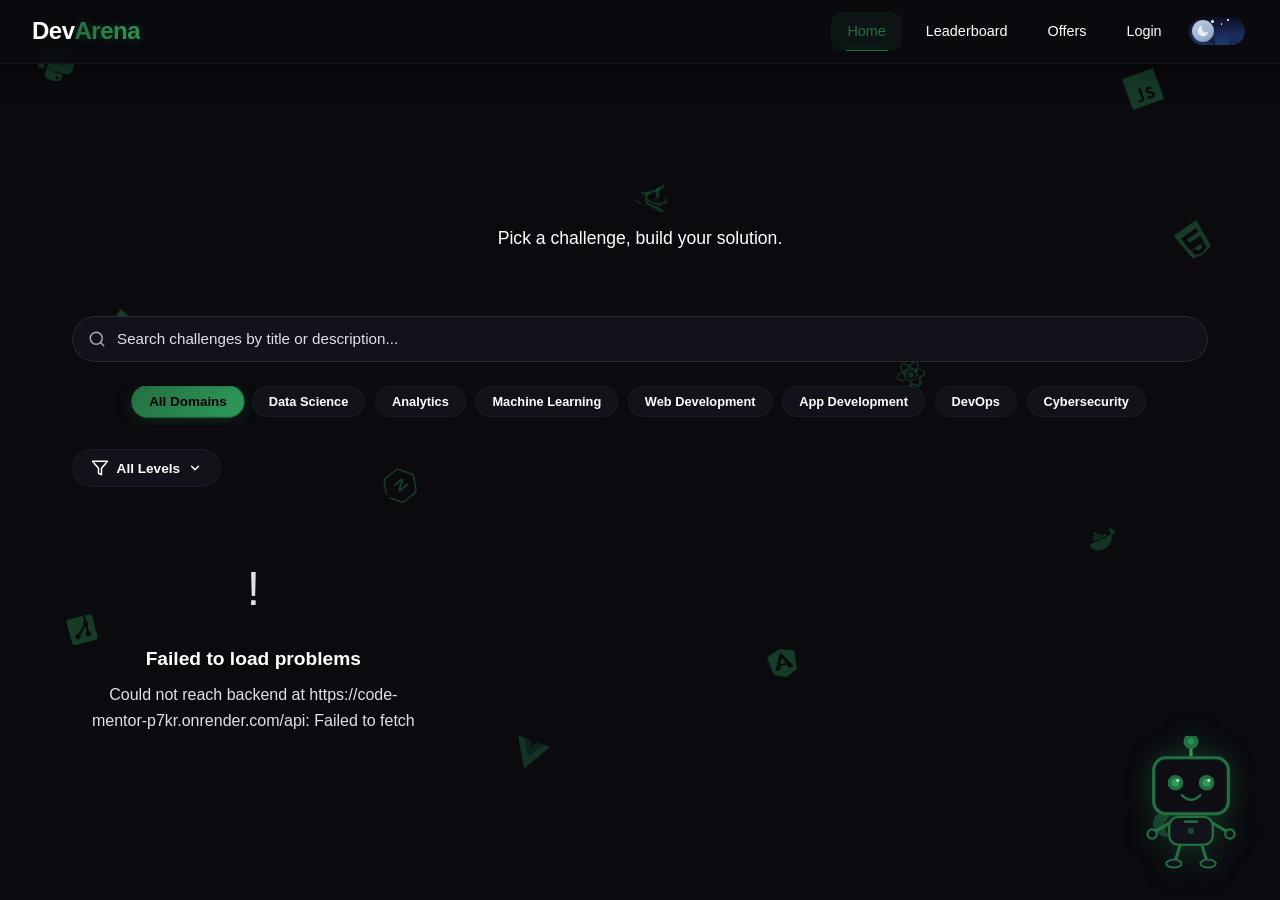
<file: frontend/index.html>
<!DOCTYPE html>
<html lang="en">
<head>
    <meta charset="UTF-8">
    <meta name="viewport" content="width=device-width, initial-scale=1.0">
    <title>DevArena - Coding Challenges</title>
    <link rel="icon" type="image/svg+xml" href="assets/favicon.svg">
    <link rel="stylesheet" href="css/style.css">
    <script>if(localStorage.getItem('theme')==='light')document.documentElement.setAttribute('data-theme','light');</script>
</head>
<body>
    <nav class="navbar">
        <a href="index.html" class="navbar-brand">Dev<span>Arena</span></a>
        <div class="navbar-links" id="nav-links"></div>
    </nav>

    <div class="container">
        <div class="hero">
            <h1>Code. Build. <span>Showcase.</span></h1>
            <p>Pick a challenge, build your solution.</p>
        </div>

        <!-- Search Bar -->
        <div class="search-bar">
            <svg class="search-icon" width="18" height="18" viewBox="0 0 24 24" fill="none" stroke="currentColor" stroke-width="2" stroke-linecap="round" stroke-linejoin="round"><circle cx="11" cy="11" r="8"/><line x1="21" y1="21" x2="16.65" y2="16.65"/></svg>
            <input type="text" id="search-input" placeholder="Search challenges by title or description..." class="search-input">
        </div>

        <!-- Category Filter -->
        <div class="category-filters" id="category-filters">
            <button class="category-btn active" data-category="ALL">All Domains</button>
            <button class="category-btn" data-category="Data Science">Data Science</button>
            <button class="category-btn" data-category="Analytics">Analytics</button>
            <button class="category-btn" data-category="Machine Learning">Machine Learning</button>
            <button class="category-btn" data-category="Web Development">Web Development</button>
            <button class="category-btn" data-category="App Development">App Development</button>
            <button class="category-btn" data-category="DevOps">DevOps</button>
            <button class="category-btn" data-category="Cybersecurity">Cybersecurity</button>
        </div>

        <div style="display: flex; align-items: center; justify-content: space-between; margin-bottom: 1rem; flex-wrap: wrap; gap: 1rem;">
            <div class="filter-dropdown">
                <button class="filter-toggle" id="filter-toggle">
                    <svg width="18" height="18" viewBox="0 0 24 24" fill="none" stroke="currentColor" stroke-width="2" stroke-linecap="round" stroke-linejoin="round"><polygon points="22 3 2 3 10 12.46 10 19 14 21 14 12.46 22 3"/></svg>
                    <span id="filter-label">All Levels</span>
                    <svg class="filter-chevron" width="14" height="14" viewBox="0 0 24 24" fill="none" stroke="currentColor" stroke-width="2.5" stroke-linecap="round" stroke-linejoin="round"><polyline points="6 9 12 15 18 9"/></svg>
                </button>
                <div class="filter-menu" id="filter-menu">
                    <button class="filter-option active" data-filter="ALL">
                        <span class="filter-dot filter-dot-all"></span> All Levels
                    </button>
                    <button class="filter-option" data-filter="BEGINNER">
                        <span class="filter-dot filter-dot-beginner"></span> Beginner
                    </button>
                    <button class="filter-option" data-filter="INTERMEDIATE">
                        <span class="filter-dot filter-dot-intermediate"></span> Intermediate
                    </button>
                    <button class="filter-option" data-filter="ADVANCED">
                        <span class="filter-dot filter-dot-advanced"></span> Advanced
                    </button>
                </div>
            </div>
            <button class="btn btn-primary" id="create-problem-btn" style="display: none;">+ New Challenge</button>
        </div>

        <div class="cards-grid" id="problems-grid">
            <div class="loading"><div class="spinner"></div>Loading challenges...</div>
        </div>
    </div>

    <!-- Create/Edit Problem Modal -->
    <div class="modal-overlay" id="problem-modal">
        <div class="modal">
            <div class="modal-header">
                <h2 id="modal-title">Create Challenge</h2>
                <button class="modal-close" id="modal-close">&times;</button>
            </div>
            <form id="problem-form">
                <div class="form-group">
                    <label for="prob-title">Title</label>
                    <input type="text" class="form-control" id="prob-title" required placeholder="e.g. Build a REST API">
                </div>
                <div class="form-group">
                    <label for="prob-introduction">Introduction</label>
                    <textarea class="form-control" id="prob-introduction" required placeholder="Provide an overview of the problem — what it's about, context, and goals..." style="min-height: 100px;"></textarea>
                </div>
                <div class="form-group">
                    <label for="prob-requirements">Requirements</label>
                    <textarea class="form-control" id="prob-requirements" required placeholder="List the requirements (one per line)...&#10;1. Must support user authentication&#10;2. Data should persist in a database&#10;3. ..." style="min-height: 140px;"></textarea>
                </div>
                <div class="form-group">
                    <label for="prob-suggested-impl">Suggested Implementation (optional)</label>
                    <textarea class="form-control" id="prob-suggested-impl" placeholder="Suggest frameworks, tools, architecture patterns, or hints...&#10;- Use Spring Boot or Express.js&#10;- Consider using WebSockets for real-time..." style="min-height: 100px;"></textarea>
                </div>
                <div class="form-group">
                    <label for="prob-difficulty">Difficulty</label>
                    <select class="form-control" id="prob-difficulty" required>
                        <option value="BEGINNER">Beginner</option>
                        <option value="INTERMEDIATE">Intermediate</option>
                        <option value="ADVANCED">Advanced</option>
                    </select>
                </div>
                <div class="form-group">
                    <label for="prob-category">Category</label>
                    <select class="form-control" id="prob-category" required>
                        <option value="" disabled selected>Select a domain...</option>
                        <option value="Data Science">Data Science</option>
                        <option value="Analytics">Analytics</option>
                        <option value="Machine Learning">Machine Learning</option>
                        <option value="Web Development">Web Development</option>
                        <option value="App Development">App Development</option>
                        <option value="DevOps">DevOps</option>
                        <option value="Cybersecurity">Cybersecurity</option>
                    </select>
                </div>
                <div class="form-group">
                    <label for="prob-tags">Tags (comma-separated)</label>
                    <input type="text" class="form-control" id="prob-tags" placeholder="e.g. backend,java,rest-api">
                </div>
                <button type="submit" class="btn btn-primary btn-lg" style="width: 100%;">Save Challenge</button>
            </form>
        </div>
    </div>

    <script src="js/config.js"></script>
    <script src="js/animations.js"></script>
    <script src="js/mascot.js"></script>
    <script type="module" src="js/problems.js"></script>
</body>
</html>
</file>
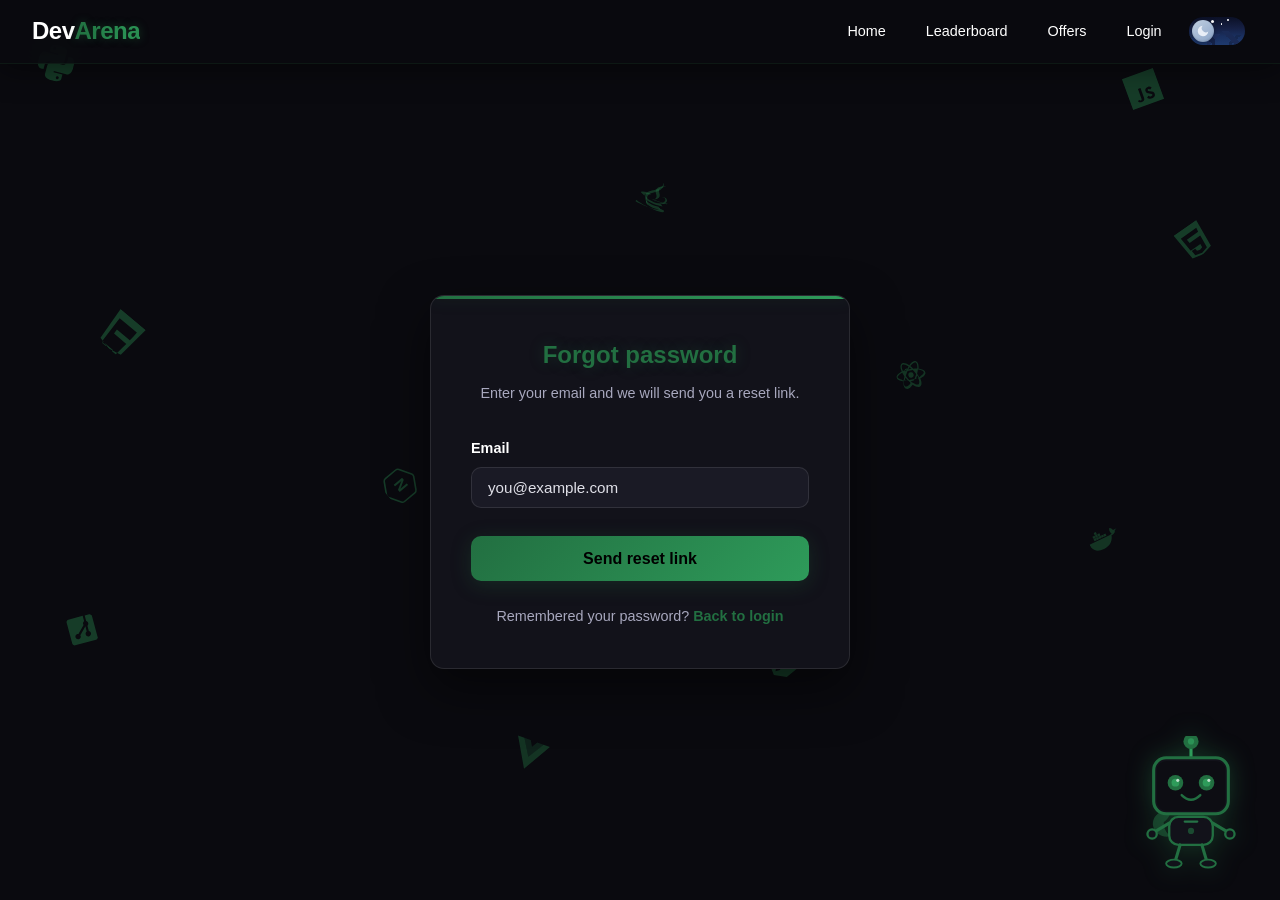
<file: frontend/forgot-password.html>
<!DOCTYPE html>
<html lang="en">
<head>
    <meta charset="UTF-8">
    <meta name="viewport" content="width=device-width, initial-scale=1.0">
    <title>Forgot Password - DevArena</title>
    <link rel="icon" type="image/svg+xml" href="assets/favicon.svg">
    <link rel="stylesheet" href="css/style.css">
    <link rel="stylesheet" href="css/auth.css">
    <script>if(localStorage.getItem('theme')==='light')document.documentElement.setAttribute('data-theme','light');</script>
</head>
<body>
    <nav class="navbar">
        <a href="index.html" class="navbar-brand">Dev<span>Arena</span></a>
        <div class="navbar-links" id="nav-links"></div>
    </nav>

    <div class="auth-page">
        <div class="auth-card">
            <h2>Forgot password</h2>
            <p class="subtitle">Enter your email and we will send you a reset link.</p>
            <form id="forgot-form">
                <div class="form-group">
                    <label for="email">Email</label>
                    <input type="email" class="form-control" id="email" required placeholder="you@example.com">
                </div>
                <button type="submit" class="btn btn-primary btn-lg">Send reset link</button>
            </form>
            <div class="auth-footer">
                Remembered your password? <a href="login.html">Back to login</a>
            </div>
        </div>
    </div>

    <script src="js/config.js"></script>
    <script src="js/animations.js"></script>
    <script src="js/mascot.js"></script>
    <script type="module" src="js/auth.js"></script>
</body>
</html>
</file>
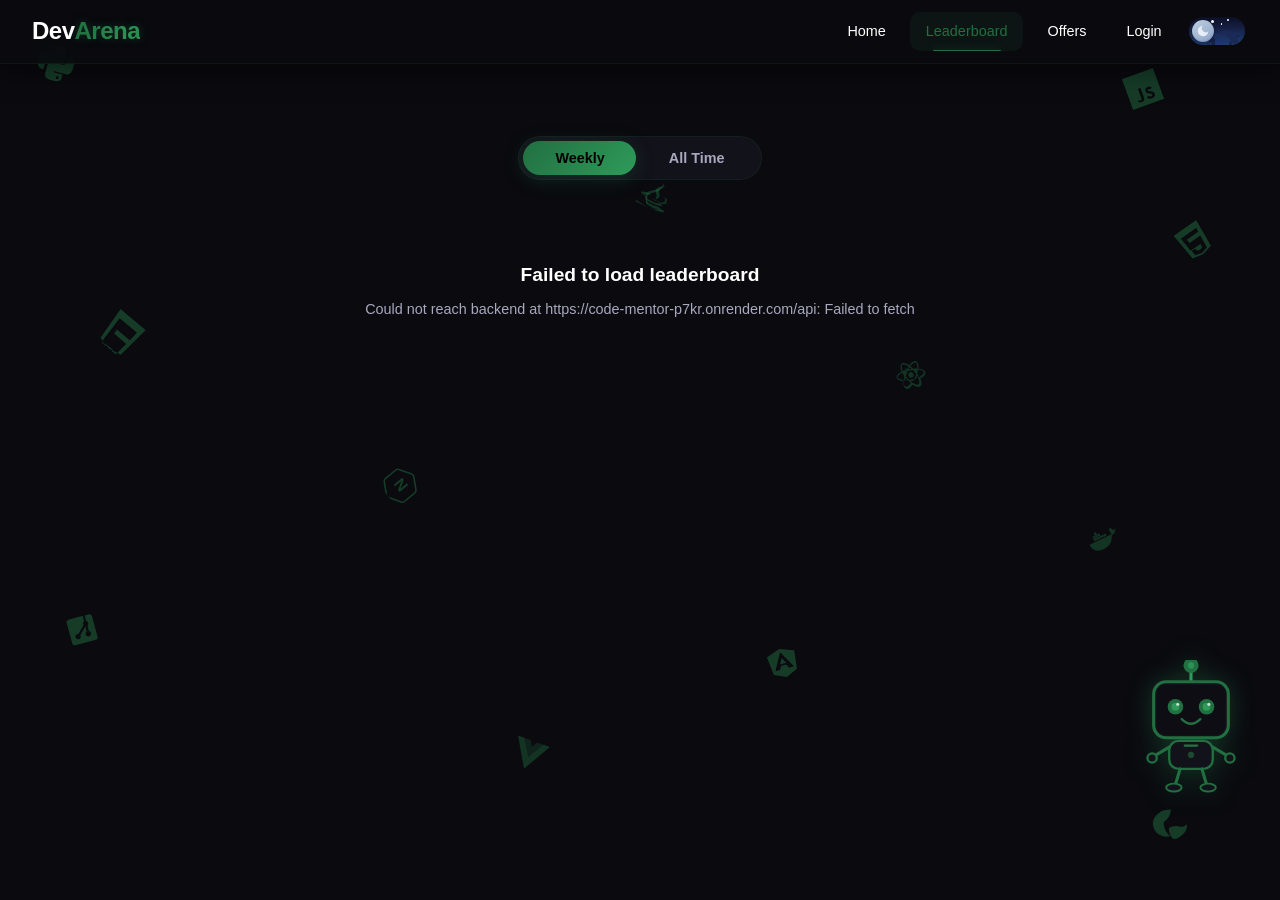
<file: frontend/leaderboard.html>
<!DOCTYPE html>
<html lang="en">
<head>
    <meta charset="UTF-8">
    <meta name="viewport" content="width=device-width, initial-scale=1.0">
    <title>Leaderboard - DevArena</title>
    <link rel="icon" type="image/svg+xml" href="assets/favicon.svg">
    <link rel="stylesheet" href="css/style.css">
    <script>if(localStorage.getItem('theme')==='light')document.documentElement.setAttribute('data-theme','light');</script>
</head>
<body>
    <nav class="navbar">
        <a href="index.html" class="navbar-brand">Dev<span>Arena</span></a>
        <div class="navbar-links" id="nav-links"></div>
    </nav>

    <div class="container" style="max-width: 960px;">
        <!-- Tab Toggle -->
        <div class="lb-tab-wrapper">
            <div class="lb-tab-toggle">
                <button class="lb-tab active" data-tab="weekly">Weekly</button>
                <button class="lb-tab" data-tab="alltime">All Time</button>
                <div class="lb-tab-slider"></div>
            </div>
        </div>

        <div id="leaderboard-container">
            <div class="loading"><div class="spinner"></div>Loading leaderboard...</div>
        </div>
    </div>

    <script src="js/config.js"></script>
    <script src="js/animations.js"></script>
    <script src="js/mascot.js"></script>
    <script type="module" src="js/leaderboard.js"></script>
</body>
</html>
</file>
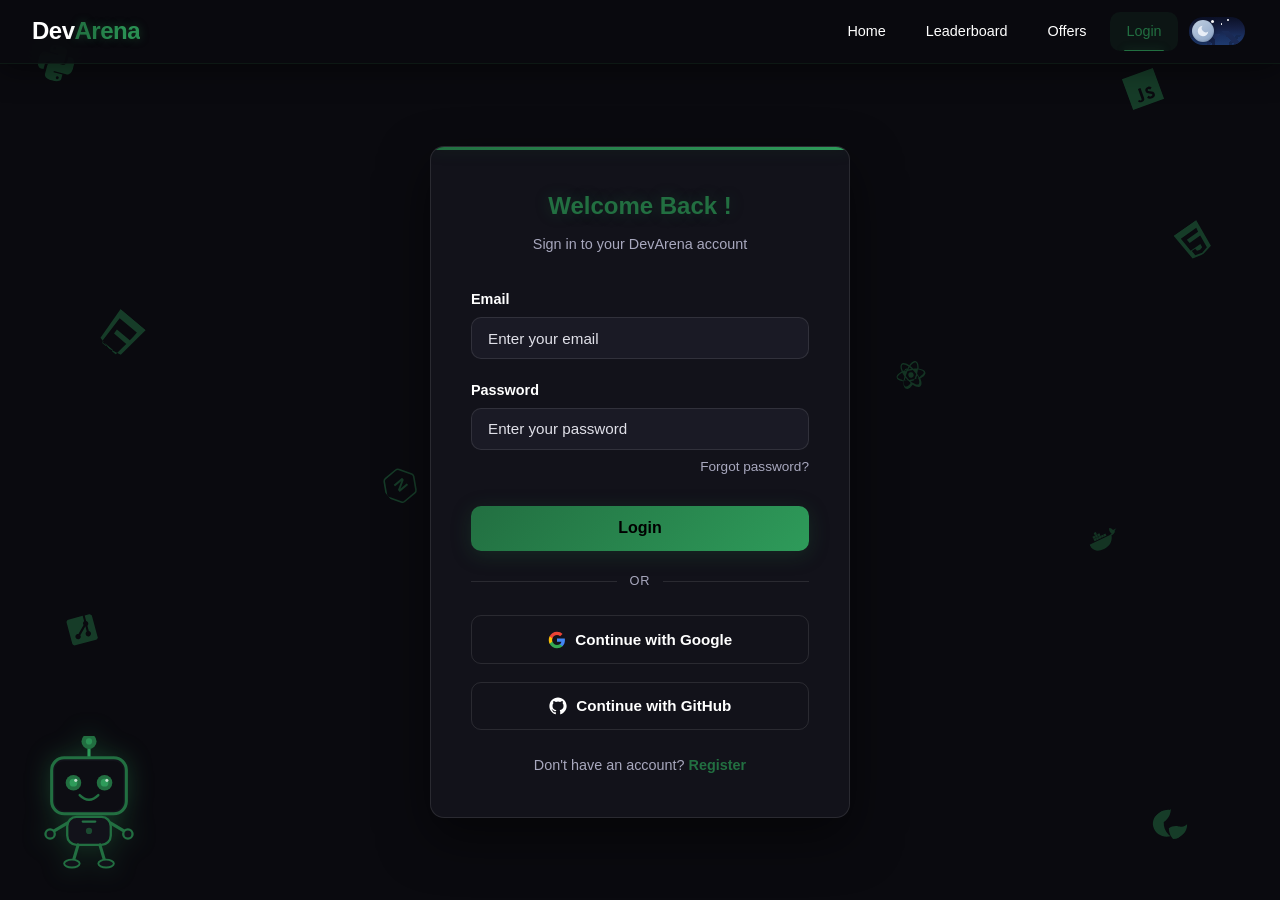
<file: frontend/login.html>
<!DOCTYPE html>
<html lang="en">
<head>
    <meta charset="UTF-8">
    <meta name="viewport" content="width=device-width, initial-scale=1.0">
    <title>Login - DevArena</title>
    <link rel="icon" type="image/svg+xml" href="assets/favicon.svg">
    <link rel="stylesheet" href="css/style.css">
    <link rel="stylesheet" href="css/auth.css">
    <script>if(localStorage.getItem('theme')==='light')document.documentElement.setAttribute('data-theme','light');</script>
</head>
<body>
    <nav class="navbar">
        <a href="index.html" class="navbar-brand">Dev<span>Arena</span></a>
        <div class="navbar-links" id="nav-links"></div>
    </nav>

    <div class="auth-page">
        <div class="auth-card">
            <h2>Welcome Back !</h2>
            <p class="subtitle">Sign in to your DevArena account</p>
            <form id="login-form">
                <div class="form-group">
                    <label for="login-identifier">Email</label>
                    <input type="email" class="form-control" id="login-identifier" required placeholder="Enter your email">
                </div>
                <div class="form-group">
                    <label for="password">Password</label>
                    <input type="password" class="form-control" id="password" required placeholder="Enter your password">
                    <div class="form-aux">
                        <a href="forgot-password.html" class="forgot-link">Forgot password?</a>
                    </div>
                </div>
                <button type="submit" class="btn btn-primary btn-lg">Login</button>
            </form>

            <div class="auth-divider"><span>or</span></div>

            <div class="oauth-buttons">
                <a id="oauth-google" class="btn btn-oauth btn-oauth-google" href="#">
                    <svg class="oauth-icon" viewBox="0 0 48 48" width="18" height="18" aria-hidden="true">
                        <path fill="#4285F4" d="M45.12 24.5c0-1.56-.14-3.06-.4-4.5H24v8.51h11.84c-.51 2.75-2.06 5.08-4.39 6.64v5.52h7.11c4.16-3.83 6.56-9.47 6.56-16.17z"/>
                        <path fill="#34A853" d="M24 46c5.94 0 10.92-1.97 14.56-5.33l-7.11-5.52c-1.97 1.32-4.49 2.1-7.45 2.1-5.73 0-10.58-3.87-12.31-9.07H4.34v5.7C7.96 41.07 15.4 46 24 46z"/>
                        <path fill="#FBBC05" d="M11.69 28.18C11.25 26.86 11 25.45 11 24s.25-2.86.69-4.18v-5.7H4.34C2.85 17.09 2 20.45 2 24c0 3.55.85 6.91 2.34 9.88l7.35-5.7z"/>
                        <path fill="#EA4335" d="M24 10.75c3.23 0 6.13 1.11 8.41 3.29l6.31-6.31C34.91 4.18 29.93 2 24 2 15.4 2 7.96 6.93 4.34 14.12l7.35 5.7c1.73-5.2 6.58-9.07 12.31-9.07z"/>
                    </svg>
                    Continue with Google
                </a>
                <a id="oauth-github" class="btn btn-oauth btn-oauth-github" href="#">
                    <svg class="oauth-icon" viewBox="0 0 24 24" width="18" height="18" aria-hidden="true">
                        <path fill="currentColor" d="M12 .5C5.65.5.5 5.65.5 12c0 5.08 3.29 9.39 7.86 10.91.58.11.79-.25.79-.55v-2.03c-3.2.7-3.87-1.37-3.87-1.37-.52-1.32-1.27-1.67-1.27-1.67-1.04-.71.08-.7.08-.7 1.15.08 1.76 1.18 1.76 1.18 1.02 1.75 2.69 1.25 3.34.96.1-.74.4-1.25.73-1.54-2.55-.29-5.24-1.28-5.24-5.69 0-1.26.45-2.29 1.18-3.1-.12-.29-.51-1.47.11-3.05 0 0 .97-.31 3.18 1.18a11.07 11.07 0 0 1 5.78 0c2.2-1.49 3.17-1.18 3.17-1.18.62 1.58.23 2.76.11 3.05.74.81 1.18 1.84 1.18 3.1 0 4.42-2.69 5.39-5.25 5.68.41.36.78 1.07.78 2.16v3.2c0 .3.21.67.79.55C20.21 21.38 23.5 17.07 23.5 12 23.5 5.65 18.35.5 12 .5z"/>
                    </svg>
                    Continue with GitHub
                </a>
            </div>

            <div class="auth-footer">
                Don't have an account? <a href="register.html">Register</a>
            </div>
        </div>
    </div>

    <script src="js/config.js"></script>
    <script src="js/animations.js"></script>
    <script src="js/mascot.js"></script>
    <script type="module" src="js/auth.js"></script>
</body>
</html>
</file>
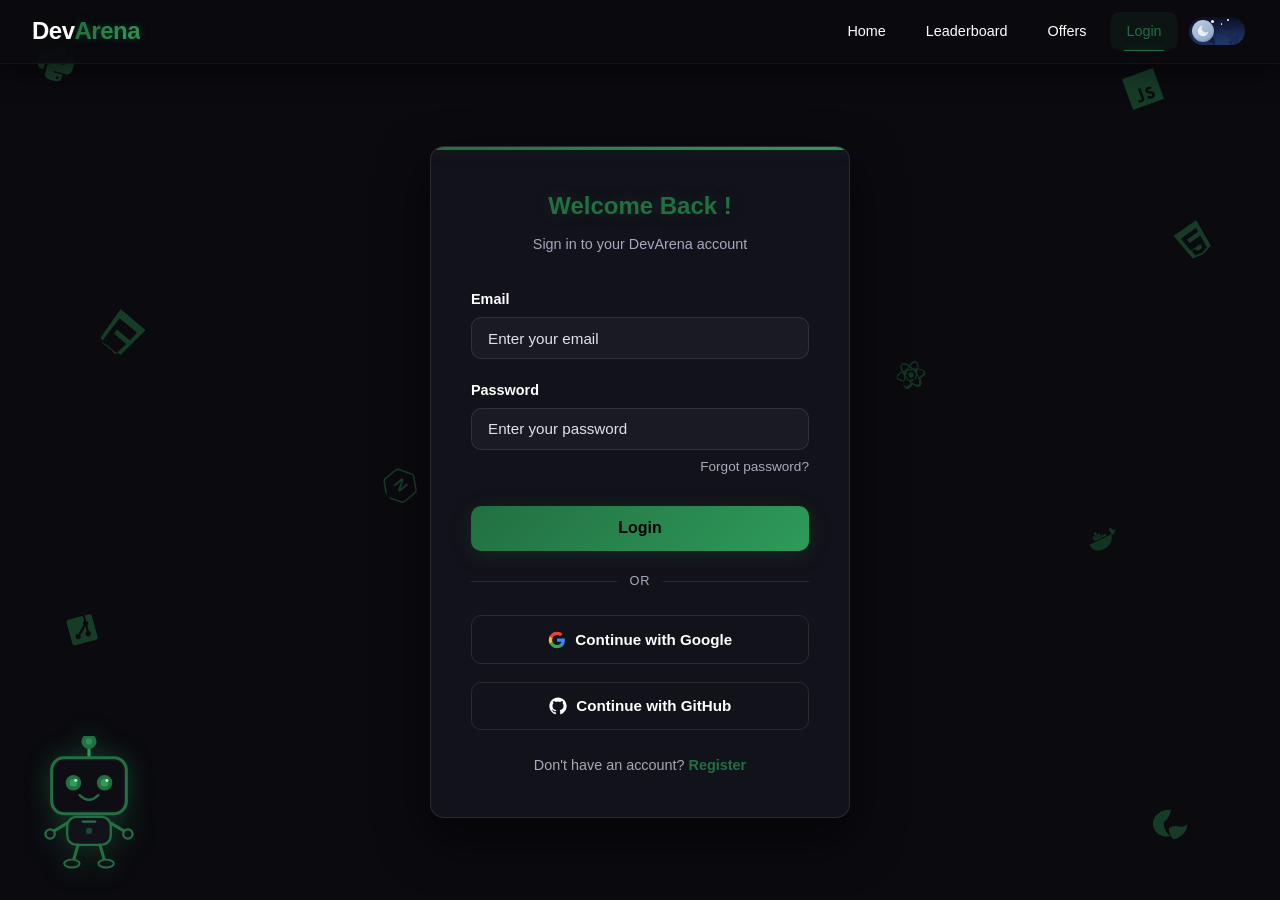
<file: frontend/my-submissions.html>
<!DOCTYPE html>
<html lang="en">
<head>
    <meta charset="UTF-8">
    <meta name="viewport" content="width=device-width, initial-scale=1.0">
    <title>My Submissions - DevArena</title>
    <link rel="icon" type="image/svg+xml" href="assets/favicon.svg">
    <link rel="stylesheet" href="css/style.css">
    <script>if(localStorage.getItem('theme')==='light')document.documentElement.setAttribute('data-theme','light');</script>
</head>
<body>
    <nav class="navbar">
        <a href="index.html" class="navbar-brand">Dev<span>Arena</span></a>
        <div class="navbar-links" id="nav-links"></div>
    </nav>

    <div class="container" style="max-width: 900px;">
        <div class="submissions-hero">
            <h1>My Submissions</h1>
            <p>Track all your solutions across challenges</p>
        </div>

        <div class="submissions-stats" id="submissions-stats"></div>

        <div class="submissions-toolbar">
            <div class="sort-pills">
                <button class="sort-pill active" data-filter="ALL">All</button>
                <button class="sort-pill" data-filter="recent">Recent</button>
                <button class="sort-pill" data-filter="most-liked">Most Liked</button>
            </div>
        </div>

        <div id="submissions-list">
            <div class="loading"><div class="spinner"></div>Loading submissions...</div>
        </div>
    </div>

    <script src="js/config.js"></script>
    <script src="js/animations.js"></script>
    <script src="js/mascot.js"></script>
    <script type="module" src="js/my-submissions.js"></script>
</body>
</html>
</file>
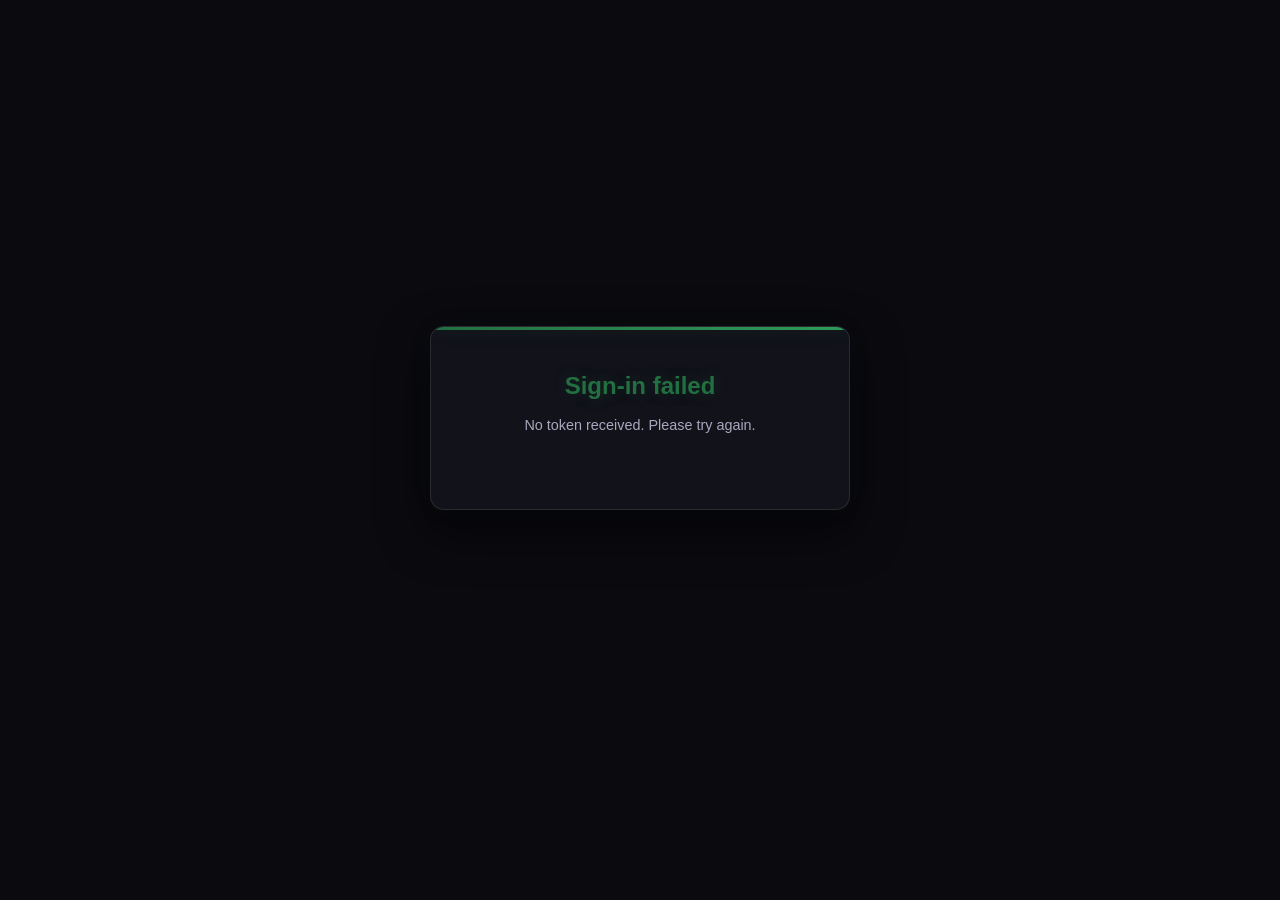
<file: frontend/oauth-callback.html>
<!DOCTYPE html>
<html lang="en">
<head>
    <meta charset="UTF-8">
    <meta name="viewport" content="width=device-width, initial-scale=1.0">
    <title>Signing you in - DevArena</title>
    <link rel="icon" type="image/svg+xml" href="assets/favicon.svg">
    <link rel="stylesheet" href="css/style.css">
    <link rel="stylesheet" href="css/auth.css">
    <script>if(localStorage.getItem('theme')==='light')document.documentElement.setAttribute('data-theme','light');</script>
</head>
<body>
    <div class="auth-page">
        <div class="auth-card">
            <h2 id="status-title">Signing you in...</h2>
            <p class="subtitle" id="status-subtitle">Finishing your social login.</p>
        </div>
    </div>

    <script src="js/config.js"></script>
    <script type="module">
        import { setToken, setCurrentUser } from './js/api.js';

        const fragment = window.location.hash.startsWith('#')
            ? window.location.hash.slice(1)
            : window.location.hash;
        const params = new URLSearchParams(fragment);
        const token = params.get('token');

        const title = document.getElementById('status-title');
        const subtitle = document.getElementById('status-subtitle');

        if (!token) {
            title.textContent = 'Sign-in failed';
            subtitle.textContent = 'No token received. Please try again.';
            setTimeout(() => { window.location.href = 'login.html'; }, 2000);
        } else {
            setToken(token);
            setCurrentUser({
                username: params.get('username') || '',
                role: params.get('role') || 'USER',
                displayName: params.get('displayName') || '',
                userId: Number(params.get('userId')) || null,
                profilePicUrl: params.get('profilePicUrl') || null,
                credits: Number(params.get('credits')) || 0,
            });
            sessionStorage.setItem('just_logged_in', '1');
            window.location.replace('index.html');
        }
    </script>
</body>
</html>
</file>
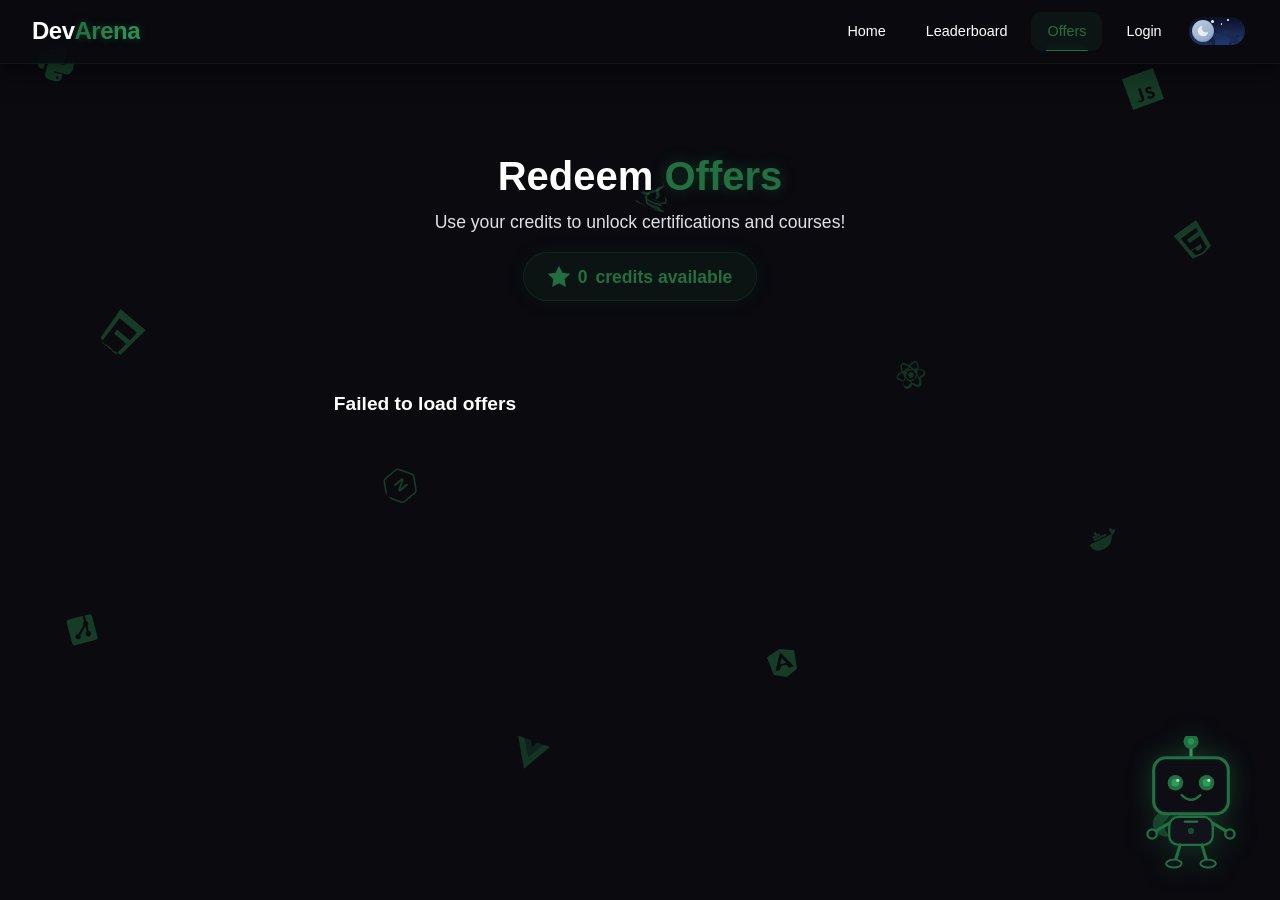
<file: frontend/offers.html>
<!DOCTYPE html>
<html lang="en">
<head>
    <meta charset="UTF-8">
    <meta name="viewport" content="width=device-width, initial-scale=1.0">
    <title>Redeem Offers - DevArena</title>
    <link rel="icon" type="image/svg+xml" href="assets/favicon.svg">
    <link rel="stylesheet" href="css/style.css">
    <script>if(localStorage.getItem('theme')==='light')document.documentElement.setAttribute('data-theme','light');</script>
</head>
<body>
    <nav class="navbar">
        <a href="index.html" class="navbar-brand">Dev<span>Arena</span></a>
        <div class="navbar-links" id="nav-links"></div>
    </nav>

    <div class="container" style="max-width: 900px;">
        <div class="offers-hero">
            <h1>Redeem <span>Offers</span></h1>
            <p>Use your credits to unlock certifications and courses!</p>
            <div class="user-credits-display" id="user-credits">
                <span class="credits-icon">
                    <svg width="22" height="22" viewBox="0 0 24 24" fill="currentColor" stroke="currentColor" stroke-width="2"><polygon points="12 2 15.09 8.26 22 9.27 17 14.14 18.18 21.02 12 17.77 5.82 21.02 7 14.14 2 9.27 8.91 8.26 12 2"/></svg>
                </span>
                <span id="credits-count">0</span> credits available
            </div>
        </div>

        <div style="display: flex; justify-content: flex-end; margin-bottom: 1rem;">
            <button class="btn btn-primary" id="create-offer-btn" style="display: none;">+ New Offer</button>
        </div>

        <div class="offers-grid" id="offers-grid">
            <div class="loading"><div class="spinner"></div>Loading offers...</div>
        </div>
    </div>

    <!-- Create Offer Modal (Admin) -->
    <div class="modal-overlay" id="offer-modal">
        <div class="modal">
            <div class="modal-header">
                <h2>Create Offer</h2>
                <button class="modal-close" id="offer-modal-close">&times;</button>
            </div>
            <form id="offer-form">
                <div class="form-group">
                    <label for="offer-title">Title</label>
                    <input type="text" class="form-control" id="offer-title" required placeholder="e.g. Python Certification Course">
                </div>
                <div class="form-group">
                    <label for="offer-description">Description</label>
                    <textarea class="form-control" id="offer-description" required placeholder="Describe what the student gets..." style="min-height: 100px;"></textarea>
                </div>
                <div class="form-group">
                    <label for="offer-credits">Credits Required</label>
                    <input type="number" class="form-control" id="offer-credits" required min="1" placeholder="e.g. 50">
                </div>
                <div class="form-group">
                    <label for="offer-link">Course Link (optional)</label>
                    <input type="url" class="form-control" id="offer-link" placeholder="https://...">
                </div>
                <button type="submit" class="btn btn-primary btn-lg" style="width: 100%;">Create Offer</button>
            </form>
        </div>
    </div>

    <script src="js/config.js"></script>
    <script src="js/animations.js"></script>
    <script src="js/mascot.js"></script>
    <script type="module" src="js/offers.js"></script>
</body>
</html>
</file>
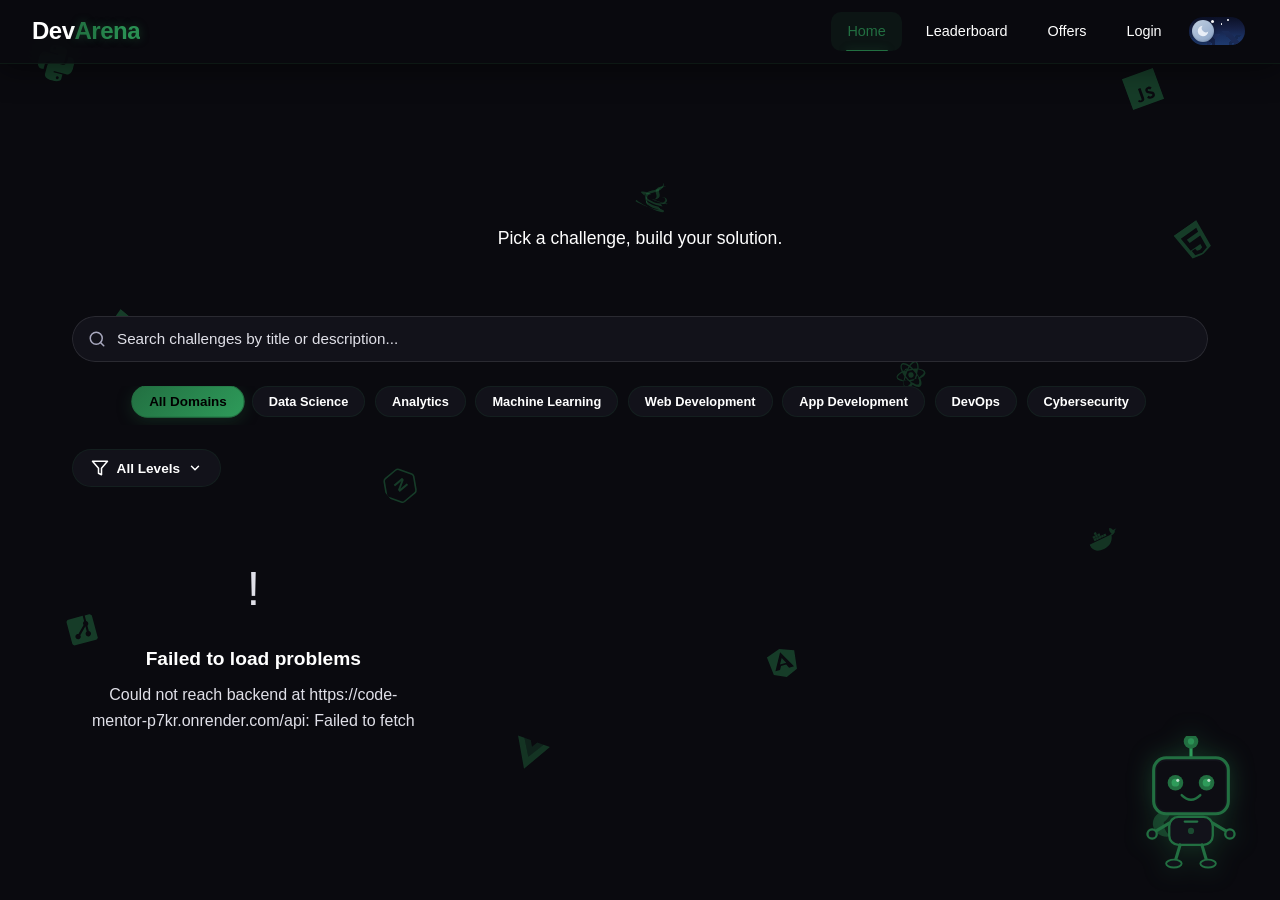
<file: frontend/problem-detail.html>
<!DOCTYPE html>
<html lang="en">
<head>
    <meta charset="UTF-8">
    <meta name="viewport" content="width=device-width, initial-scale=1.0">
    <title>Challenge Detail - DevArena</title>
    <link rel="icon" type="image/svg+xml" href="assets/favicon.svg">
    <link rel="stylesheet" href="css/style.css">
    <script>if(localStorage.getItem('theme')==='light')document.documentElement.setAttribute('data-theme','light');</script>
</head>
<body>
    <nav class="navbar">
        <a href="index.html" class="navbar-brand">Dev<span>Arena</span></a>
        <div class="navbar-links" id="nav-links"></div>
    </nav>

    <div class="container">
        <a href="index.html" style="display: inline-block; margin-bottom: 1rem; color: var(--text-light); font-size: 0.9rem;">&larr; Back to Challenges</a>

        <div class="detail-layout">
            <!-- Left: Top Solutions -->
            <div class="top-solutions-panel">
                <div class="top-solutions-card">
                    <div class="top-solutions-header">
                        <h2>Top Solutions</h2>
                        <span id="top-solution-count" style="color: var(--text-muted); font-size: 0.85rem;"></span>
                    </div>
                    <div class="top-solutions-list" id="top-solutions-list">
                        <div class="loading"><div class="spinner"></div>Loading...</div>
                    </div>
                </div>
            </div>

            <!-- Right: Problem Detail + All Solutions -->
            <div class="detail-main">
                <div class="problem-detail-header" id="problem-header">
                    <div class="loading"><div class="spinner"></div>Loading...</div>
                </div>

                <div class="solutions-header">
                    <h2>All Solutions <span id="solution-count" style="color: var(--text-muted);"></span></h2>
                </div>

                <div id="solutions-list">
                    <div class="loading"><div class="spinner"></div>Loading solutions...</div>
                </div>

                <!-- Submit / Login Buttons -->
                <div id="auth-action-buttons" style="display: flex; justify-content: center; margin-top: 0.25rem; margin-bottom: 1rem;">
                    <button
                        class="btn btn-primary"
                        id="submit-solution-btn"
                        style="display: none;"
                    >
                        + Submit Solution
                    </button>

                    <button
                        class="btn btn-secondary"
                        id="login-to-submit-btn"
                        style="display: none;"
                        onclick="window.location.href='login.html'"
                    >
                        🔐 Login to Submit
                    </button>
                </div>
            </div>
        </div>
    </div>

    <script src="js/config.js"></script>
    <script src="js/animations.js"></script>
    <script src="js/mascot.js"></script>
    <script type="module" src="js/problem-detail.js"></script>
</body>
</html>
</file>
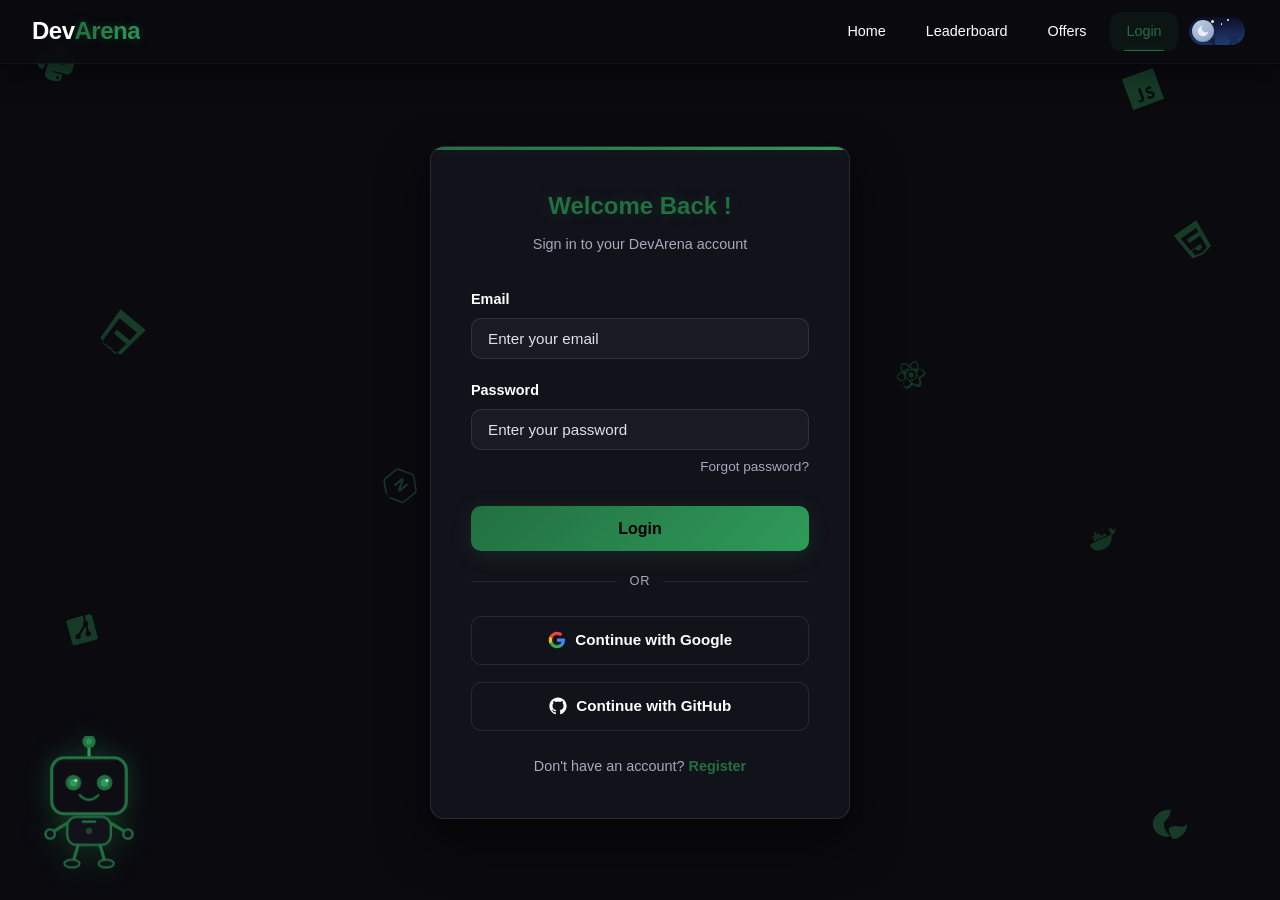
<file: frontend/profile.html>
<!DOCTYPE html>
<html lang="en">
<head>
    <meta charset="UTF-8">
    <meta name="viewport" content="width=device-width, initial-scale=1.0">
    <title>Profile - DevArena</title>
    <link rel="icon" type="image/svg+xml" href="assets/favicon.svg">
    <link rel="stylesheet" href="css/style.css">
    <link rel="stylesheet" href="css/profile.css">
    <script>if(localStorage.getItem('theme')==='light')document.documentElement.setAttribute('data-theme','light');</script>
</head>
<body>
    <nav class="navbar">
        <a href="index.html" class="navbar-brand">Dev<span>Arena</span></a>
        <div class="navbar-links" id="nav-links"></div>
    </nav>

    <div class="container" style="max-width: 900px;">
        <div class="profile-hero" id="profile-card">
            <div class="loading"><div class="spinner"></div>Loading profile...</div>
        </div>

        <div class="profile-section">
            <div class="profile-section-header">
                <h2>Your Solutions</h2>
                <button class="btn btn-danger btn-sm" id="logout-btn">Logout</button>
            </div>

            <div id="user-solutions">
                <div class="loading"><div class="spinner"></div>Loading solutions...</div>
            </div>
        </div>
    </div>

    <!-- Edit Profile Modal -->
    <div class="modal-overlay" id="edit-profile-modal">
        <div class="modal">
            <div class="modal-header">
                <h2>Edit Profile</h2>
                <button class="modal-close" id="edit-modal-close">&times;</button>
            </div>
            <form id="edit-profile-form">
                <!-- Avatar Upload Section -->
                <div class="avatar-upload-section">
                    <div class="avatar-preview" id="avatar-preview">
                        <img id="avatar-preview-img" src="" alt="" style="display:none;">
                        <span id="avatar-preview-initials" class="avatar-preview-initials"></span>
                    </div>
                    <div class="avatar-upload-actions">
                        <label class="btn btn-outline btn-sm avatar-upload-btn" for="avatar-file-input">
                            <svg width="16" height="16" viewBox="0 0 24 24" fill="none" stroke="currentColor" stroke-width="2" stroke-linecap="round" stroke-linejoin="round"><path d="M21 15v4a2 2 0 0 1-2 2H5a2 2 0 0 1-2-2v-4"/><polyline points="17 8 12 3 7 8"/><line x1="12" y1="3" x2="12" y2="15"/></svg>
                            Upload Photo
                        </label>
                        <button type="button" class="btn btn-outline btn-sm avatar-upload-btn" id="camera-btn">
                            <svg width="16" height="16" viewBox="0 0 24 24" fill="none" stroke="currentColor" stroke-width="2" stroke-linecap="round" stroke-linejoin="round"><path d="M23 19a2 2 0 0 1-2 2H3a2 2 0 0 1-2-2V8a2 2 0 0 1 2-2h4l2-3h6l2 3h4a2 2 0 0 1 2 2z"/><circle cx="12" cy="13" r="4"/></svg>
                            Take Photo
                        </button>
                        <button type="button" class="btn btn-ghost btn-sm" id="avatar-remove-btn" style="display:none;">Remove</button>
                        <input type="file" id="avatar-file-input" accept="image/jpeg,image/png,image/gif,image/webp" style="display:none;">
                    </div>
                    <small class="avatar-hint">JPEG, PNG, GIF, or WebP. Max 5MB.</small>
                    <div class="avatar-upload-progress" id="avatar-progress" style="display:none;">
                        <div class="avatar-progress-bar" id="avatar-progress-bar"></div>
                    </div>
                </div>

                <div class="form-group">
                    <label for="edit-username">Username</label>
                    <input type="text" class="form-control" id="edit-username" required maxlength="50">
                </div>
                <div class="form-group">
                    <label for="edit-email">Email</label>
                    <input type="email" class="form-control" id="edit-email" required maxlength="100">
                </div>
                <div class="form-group">
                    <label for="edit-display-name">Display Name</label>
                    <input type="text" class="form-control" id="edit-display-name" required maxlength="100">
                </div>
                <div class="form-group">
                    <label for="edit-bio">Bio</label>
                    <textarea class="form-control" id="edit-bio" placeholder="Tell us about yourself..." maxlength="2000" style="min-height: 100px;"></textarea>
                </div>
                <button type="submit" class="btn btn-primary btn-lg" style="width: 100%;">Save Changes</button>
            </form>
        </div>
    </div>

    <!-- Change Password Modal -->
    <div class="modal-overlay" id="change-password-modal">
        <div class="modal" style="max-width: 420px;">
            <div class="modal-header">
                <h2>Change Password</h2>
                <button class="modal-close" id="password-modal-close">&times;</button>
            </div>
            <form id="change-password-form">
                <div class="form-group">
                    <label for="current-password">Current Password</label>
                    <input type="password" class="form-control" id="current-password" required>
                </div>
                <div class="form-group">
                    <label for="new-password">New Password</label>
                    <input type="password" class="form-control" id="new-password" required minlength="8" placeholder="Enter new password">
                    <div class="password-error" id="password-error"></div>
                </div>
                <div class="form-group">
                    <label for="confirm-new-password">Confirm New Password</label>
                    <input type="password" class="form-control" id="confirm-new-password" required>
                </div>
                <button type="submit" class="btn btn-primary btn-lg" style="width: 100%;">Update Password</button>
            </form>
        </div>
    </div>

    <!-- Camera Capture Modal -->
    <div class="modal-overlay" id="camera-modal">
        <div class="modal" style="max-width: 480px; text-align: center;">
            <div class="modal-header">
                <h2>Take Photo</h2>
                <button class="modal-close" id="camera-modal-close">&times;</button>
            </div>
            <div class="camera-container">
                <video id="camera-video" autoplay playsinline style="width: 100%; border-radius: var(--radius-sm); background: #000;"></video>
                <canvas id="camera-canvas" style="display: none;"></canvas>
            </div>
            <div style="margin-top: 1rem; display: flex; gap: 0.75rem; justify-content: center;">
                <button type="button" class="btn btn-primary" id="camera-capture-btn">
                    <svg width="18" height="18" viewBox="0 0 24 24" fill="none" stroke="currentColor" stroke-width="2" stroke-linecap="round" stroke-linejoin="round"><circle cx="12" cy="12" r="10"/><circle cx="12" cy="12" r="3"/></svg>
                    Capture
                </button>
                <button type="button" class="btn btn-outline" id="camera-cancel-btn">Cancel</button>
            </div>
        </div>
    </div>

    <script src="js/config.js"></script>
    <script src="js/animations.js"></script>
    <script src="js/mascot.js"></script>
    <script type="module" src="js/profile.js"></script>
</body>
</html>
</file>
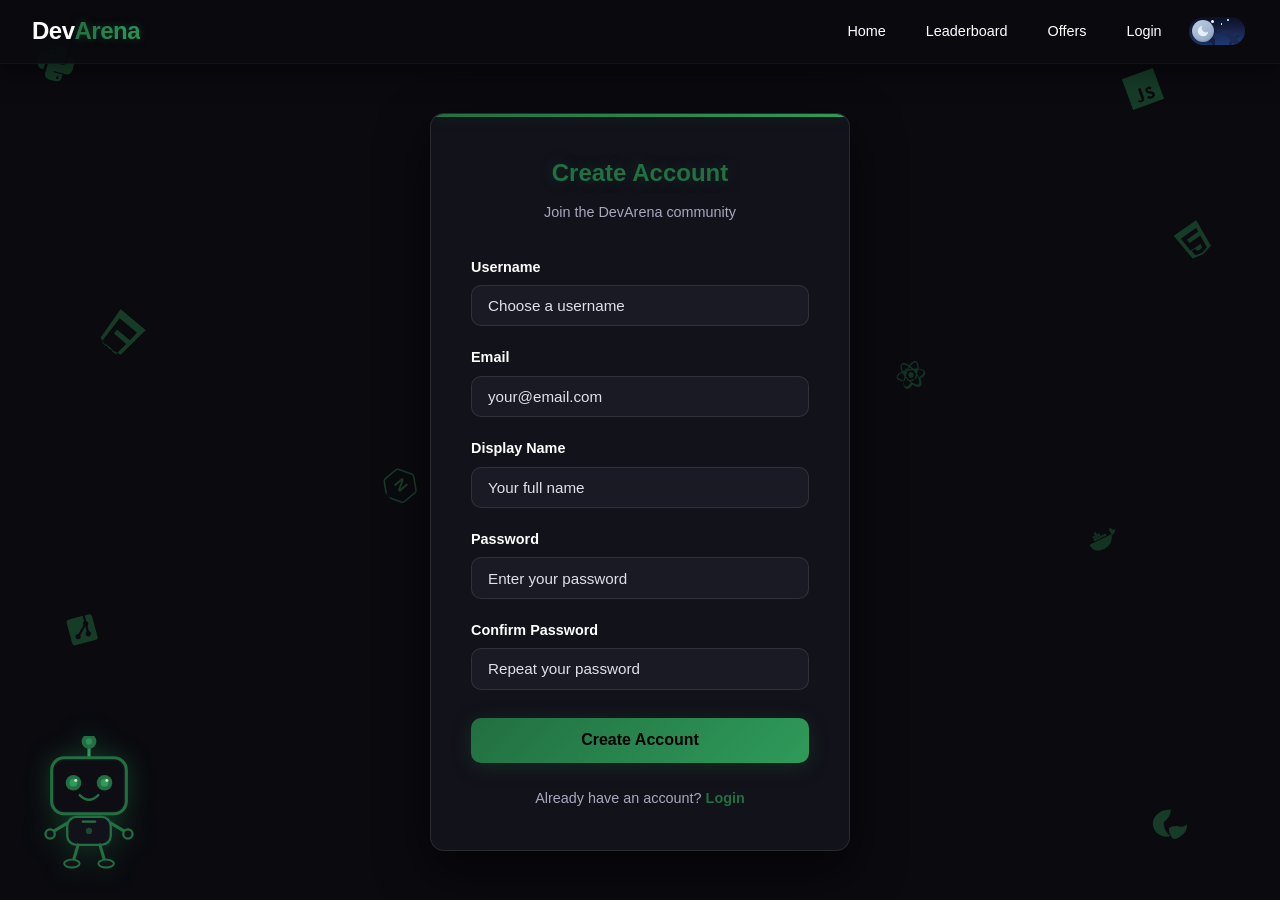
<file: frontend/register.html>
<!DOCTYPE html>
<html lang="en">
<head>
    <meta charset="UTF-8">
    <meta name="viewport" content="width=device-width, initial-scale=1.0">
    <title>Register - DevArena</title>
    <link rel="icon" type="image/svg+xml" href="assets/favicon.svg">
    <link rel="stylesheet" href="css/style.css">
    <link rel="stylesheet" href="css/auth.css">
    <script>if(localStorage.getItem('theme')==='light')document.documentElement.setAttribute('data-theme','light');</script>
</head>
<body>
    <nav class="navbar">
        <a href="index.html" class="navbar-brand">Dev<span>Arena</span></a>
        <div class="navbar-links" id="nav-links"></div>
    </nav>

    <div class="auth-page">
        <div class="auth-card">
            <h2>Create Account</h2>
            <p class="subtitle">Join the DevArena community</p>
            <form id="register-form">
                <div class="form-group">
                    <label for="username">Username</label>
                    <input type="text" class="form-control" id="username" required minlength="3" placeholder="Choose a username">
                </div>
                <div class="form-group">
                    <label for="email">Email</label>
                    <input type="email" class="form-control" id="email" required placeholder="your@email.com">
                </div>
                <div class="form-group">
                    <label for="display-name">Display Name</label>
                    <input type="text" class="form-control" id="display-name" required placeholder="Your full name">
                </div>
                <div class="form-group">
                    <label for="password">Password</label>
                    <input type="password" class="form-control" id="password" required minlength="8" placeholder="Enter your password">
                    <div class="password-error" id="password-error"></div>
                </div>
                <div class="form-group">
                    <label for="confirm-password">Confirm Password</label>
                    <input type="password" class="form-control" id="confirm-password" required placeholder="Repeat your password">
                </div>
                <button type="submit" class="btn btn-primary btn-lg">Create Account</button>
            </form>
            <div class="auth-footer">
                Already have an account? <a href="login.html">Login</a>
            </div>
        </div>
    </div>

    <script src="js/config.js"></script>
    <script src="js/animations.js"></script>
    <script src="js/mascot.js"></script>
    <script type="module" src="js/auth.js"></script>
</body>
</html>
</file>
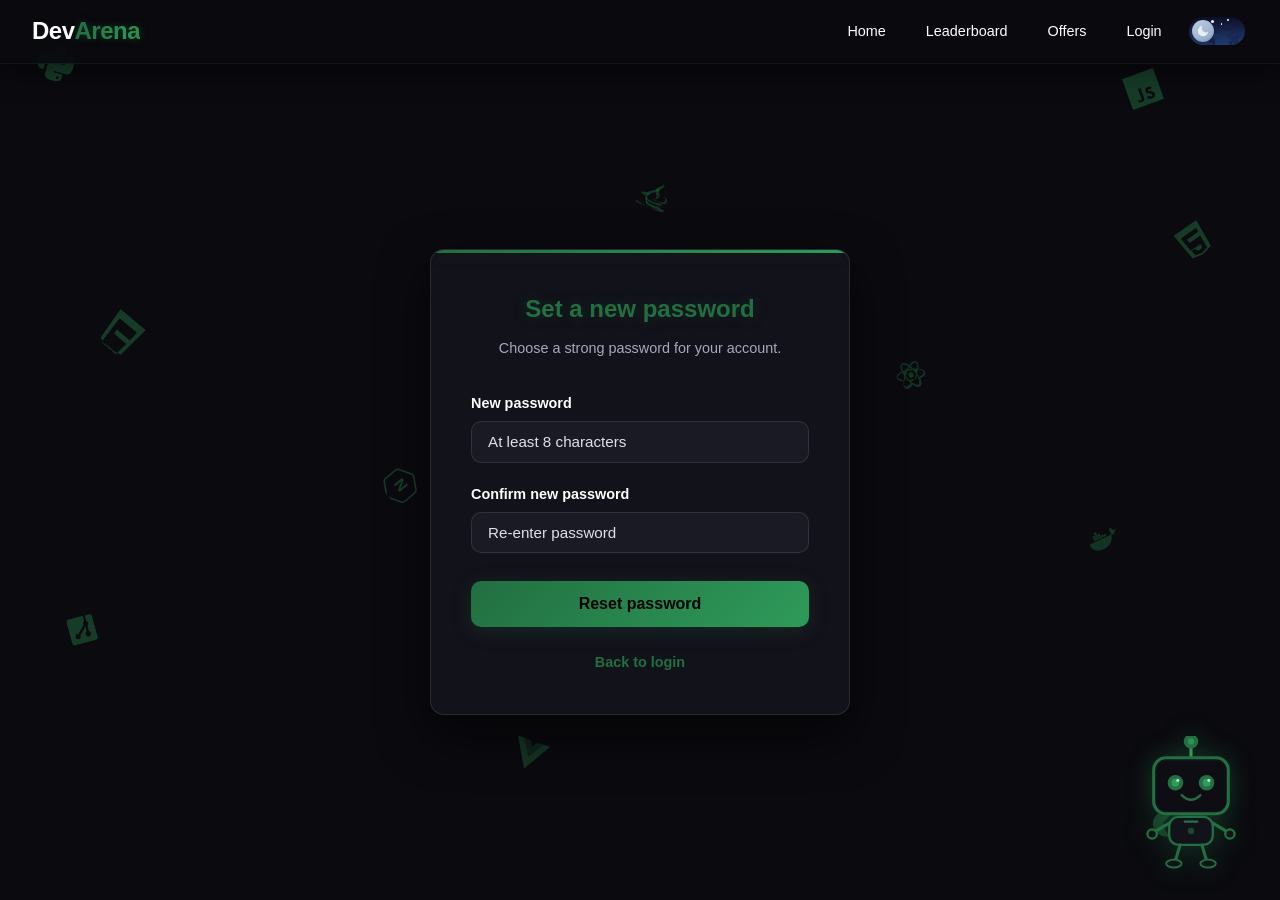
<file: frontend/reset-password.html>
<!DOCTYPE html>
<html lang="en">
<head>
    <meta charset="UTF-8">
    <meta name="viewport" content="width=device-width, initial-scale=1.0">
    <title>Reset Password - DevArena</title>
    <link rel="icon" type="image/svg+xml" href="assets/favicon.svg">
    <link rel="stylesheet" href="css/style.css">
    <link rel="stylesheet" href="css/auth.css">
    <script>if(localStorage.getItem('theme')==='light')document.documentElement.setAttribute('data-theme','light');</script>
</head>
<body>
    <nav class="navbar">
        <a href="index.html" class="navbar-brand">Dev<span>Arena</span></a>
        <div class="navbar-links" id="nav-links"></div>
    </nav>

    <div class="auth-page">
        <div class="auth-card">
            <h2>Set a new password</h2>
            <p class="subtitle">Choose a strong password for your account.</p>
            <form id="reset-form">
                <div class="form-group">
                    <label for="password">New password</label>
                    <input type="password" class="form-control" id="password" required placeholder="At least 8 characters">
                    <div id="password-error" class="password-error"></div>
                </div>
                <div class="form-group">
                    <label for="confirm-password">Confirm new password</label>
                    <input type="password" class="form-control" id="confirm-password" required placeholder="Re-enter password">
                </div>
                <button type="submit" class="btn btn-primary btn-lg">Reset password</button>
            </form>
            <div class="auth-footer">
                <a href="login.html">Back to login</a>
            </div>
        </div>
    </div>

    <script src="js/config.js"></script>
    <script src="js/animations.js"></script>
    <script src="js/mascot.js"></script>
    <script type="module" src="js/auth.js"></script>
</body>
</html>
</file>
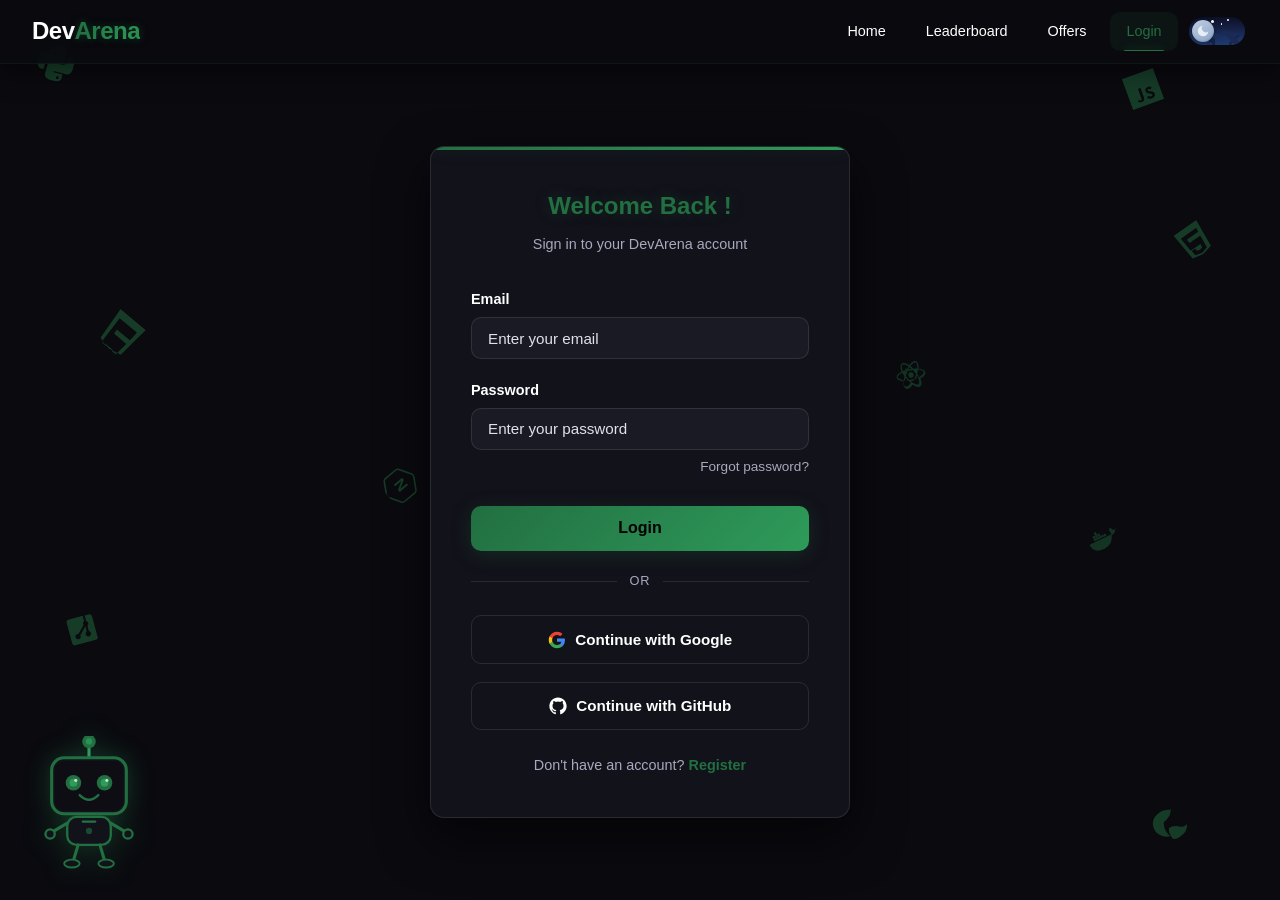
<file: frontend/saved-problems.html>
<!DOCTYPE html>
<html lang="en">
<head>
    <meta charset="UTF-8">
    <meta name="viewport" content="width=device-width, initial-scale=1.0">
    <title>Saved Challenges - DevArena</title>
    <link rel="icon" type="image/svg+xml" href="assets/favicon.svg">
    <link rel="stylesheet" href="css/style.css">
    <script>if(localStorage.getItem('theme')==='light')document.documentElement.setAttribute('data-theme','light');</script>
</head>
<body>
    <nav class="navbar">
        <a href="index.html" class="navbar-brand">Dev<span>Arena</span></a>
        <div class="navbar-links" id="nav-links"></div>
    </nav>

    <div class="container">
        <div class="saved-page-header">
            <div>
                <h1 class="saved-page-title">
                    <svg width="28" height="28" viewBox="0 0 24 24" fill="currentColor" stroke="currentColor" stroke-width="2" stroke-linecap="round" stroke-linejoin="round"><path d="M19 21l-7-5-7 5V5a2 2 0 0 1 2-2h10a2 2 0 0 1 2 2z"/></svg>
                    Saved Challenges
                </h1>
                <p class="saved-page-subtitle">Problems you've bookmarked to solve later</p>
            </div>
            <span class="saved-count" id="saved-count"></span>
        </div>

        <div class="cards-grid" id="saved-grid">
            <div class="loading"><div class="spinner"></div>Loading saved challenges...</div>
        </div>
    </div>

    <script src="js/config.js"></script>
    <script src="js/animations.js"></script>
    <script src="js/mascot.js"></script>
    <script type="module" src="js/saved-problems.js"></script>
</body>
</html>
</file>
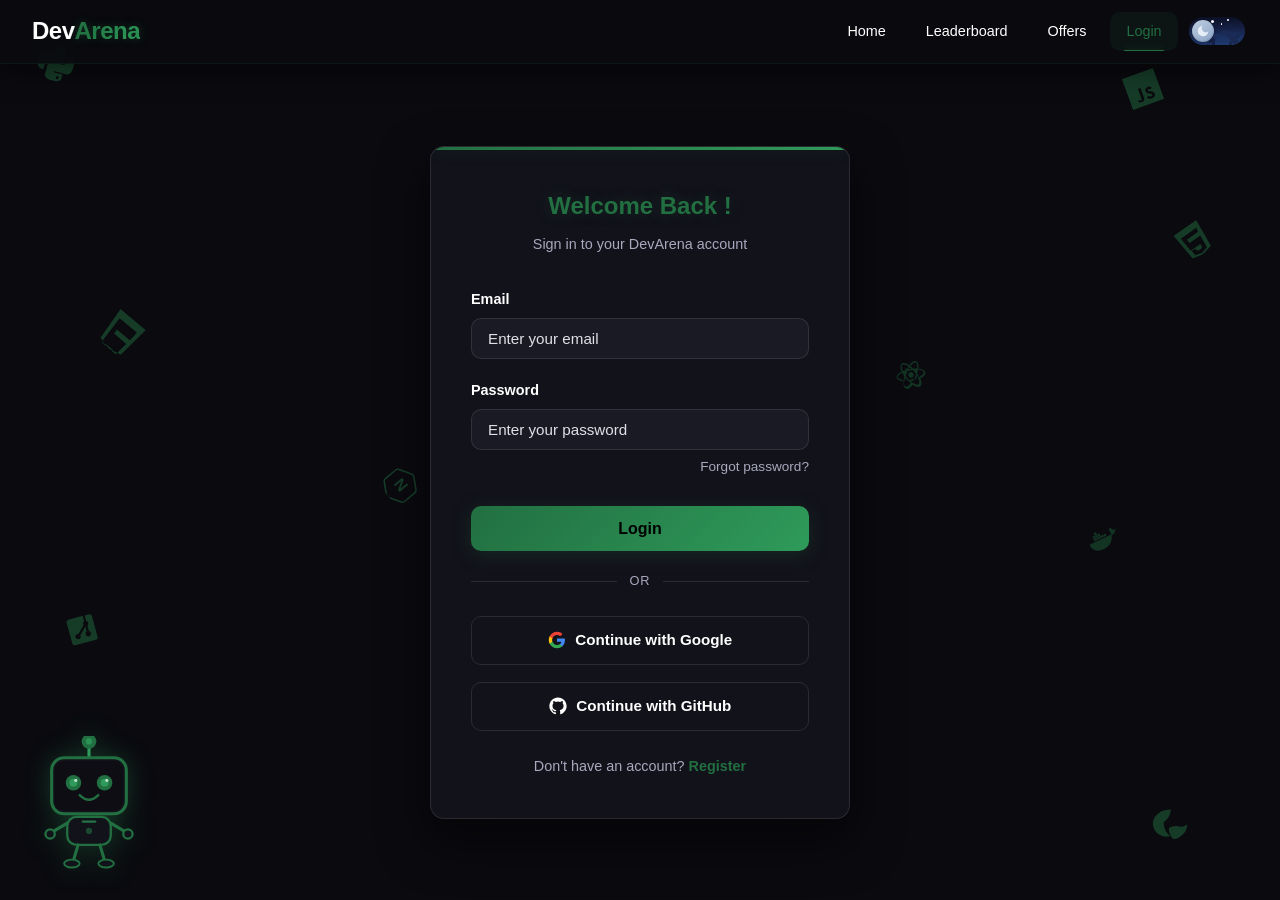
<file: frontend/submit-solution.html>
<!DOCTYPE html>
<html lang="en">
<head>
    <meta charset="UTF-8">
    <meta name="viewport" content="width=device-width, initial-scale=1.0">
    <title>Submit Solution - DevArena</title>
    <link rel="icon" type="image/svg+xml" href="assets/favicon.svg">
    <link rel="stylesheet" href="css/style.css">
    <script>if(localStorage.getItem('theme')==='light')document.documentElement.setAttribute('data-theme','light');</script>
</head>
<body>
    <nav class="navbar">
        <a href="index.html" class="navbar-brand">Dev<span>Arena</span></a>
        <div class="navbar-links" id="nav-links"></div>
    </nav>

    <div class="container" style="max-width: 700px;">
        <a href="javascript:history.back()" style="display: inline-block; margin-bottom: 1rem; color: var(--text-light); font-size: 0.9rem;">&larr; Back</a>

        <div style="background: var(--card-bg); border-radius: var(--radius); padding: 2rem; box-shadow: var(--shadow);">
            <h2 style="margin-bottom: 0.5rem;">Submit Your Solution</h2>
            <p style="color: var(--text-muted); margin-bottom: 0.25rem;">
                For challenge: <strong id="problem-title">Loading...</strong>
                <span id="problem-difficulty" class="badge" style="margin-left: 0.5rem;"></span>
            </p>
            <hr style="border: none; border-top: 1px solid var(--border); margin: 1.25rem 0;">

            <form id="solution-form">
                <div class="form-group">
                    <label for="repo-url">Git Repository URL</label>
                    <input type="url" class="form-control" id="repo-url" required
                        placeholder="https://github.com/username/repo">
                </div>
                <div class="form-group">
                    <label for="solution-desc">Description</label>
                    <textarea class="form-control" id="solution-desc" required
                        placeholder="Describe your approach, tech stack used, and any highlights of your solution..."></textarea>
                </div>
                <div class="form-group">
                    <label for="solution-tags">Tags (comma-separated)</label>
                    <input type="text" class="form-control" id="solution-tags"
                        placeholder="e.g. React, Node.js, MongoDB, TypeScript">
                    <small style="color: var(--text-muted); font-size: 0.8rem;">Technologies and tools used in your solution</small>
                </div>
                <button type="submit" class="btn btn-primary btn-lg" style="width: 100%;">Submit Solution</button>
            </form>
        </div>
    </div>

    <script src="js/config.js"></script>
    <script src="js/animations.js"></script>
    <script src="js/mascot.js"></script>
    <script type="module" src="js/submit-solution.js"></script>
</body>
</html>
</file>
<file: frontend/css/style.css>
/* ===== DARK NEON GREEN THEME ===== */
:root {
    --neon: #226f41;
    --neon-dim: #1B5A35;
    --neon-glow: rgba(34, 111, 65, 0.45);
    --neon-subtle: rgba(34, 111, 65, 0.12);
    --primary: #226f41;
    --primary-dark: #1B5A35;
    --primary-light: #2E9B5A;
    --bg: #0A0A0F;
    --bg-card: #12121A;
    --bg-elevated: #1A1A25;
    --card-bg: #12121A;
    --text: #FFFFFF;
    --text-light: #E0E0E8;
    --text-muted: #A8A8BE;
    --text-secondary: #C0C0D0;
    --success: #226f41;
    --warning: #FACC15;
    --danger: #FF3B5C;
    --border: rgba(34, 111, 65, 0.15);
    --border-subtle: rgba(255, 255, 255, 0.1);
    --shadow: 0 4px 20px rgba(0, 0, 0, 0.4);
    --shadow-lg: 0 10px 40px rgba(0, 0, 0, 0.6);
    --shadow-neon: 0 0 20px rgba(34, 111, 65, 0.2);
    --radius: 14px;
    --radius-sm: 10px;
    --gradient: linear-gradient(135deg, #226f41, #2E9B5A);
    --gradient-warm: linear-gradient(135deg, #1B5A35, #226f41, #2E9B5A);
    --glass: rgba(255, 255, 255, 0.03);
    --glass-border: rgba(255, 255, 255, 0.12);
}

/* ===== LIGHT THEME ===== */
[data-theme="light"] {
    --neon: #1a7a3a;
    --neon-dim: #15602e;
    --neon-glow: rgba(26, 122, 58, 0.25);
    --neon-subtle: rgba(26, 122, 58, 0.08);
    --primary: #1a7a3a;
    --primary-dark: #15602e;
    --primary-light: #22a84e;
    --bg: #f5f6f8;
    --bg-card: #ffffff;
    --bg-elevated: #f0f1f4;
    --card-bg: #ffffff;
    --text: #1a1a2e;
    --text-light: #4a4a6a;
    --text-muted: #8888a0;
    --success: #1a7a3a;
    --warning: #d4a017;
    --danger: #dc2f4a;
    --border: rgba(26, 122, 58, 0.15);
    --border-subtle: rgba(0, 0, 0, 0.08);
    --shadow: 0 4px 20px rgba(0, 0, 0, 0.08);
    --shadow-lg: 0 10px 40px rgba(0, 0, 0, 0.12);
    --shadow-neon: 0 0 20px rgba(26, 122, 58, 0.1);
    --gradient: linear-gradient(135deg, #1a7a3a, #22a84e);
    --gradient-warm: linear-gradient(135deg, #15602e, #1a7a3a, #22a84e);
    --glass: rgba(0, 0, 0, 0.02);
    --glass-border: rgba(0, 0, 0, 0.06);
}

* {
    margin: 0;
    padding: 0;
    box-sizing: border-box;
}

body {
    font-family: 'Inter', -apple-system, BlinkMacSystemFont, 'Segoe UI', Roboto, sans-serif;
    background: var(--bg);
    color: var(--text);
    line-height: 1.6;
    min-height: 100vh;
    overflow-x: hidden;
    scroll-behavior: smooth;
}

body > .container {
    animation: fadeIn 0.5s ease-out;
}

a {
    color: var(--neon);
    text-decoration: none;
    transition: all 0.25s;
}

a:hover {
    color: var(--neon);
    text-shadow: 0 0 8px var(--neon-glow);
}

svg {
    vertical-align: middle;
    flex-shrink: 0;
}

::selection {
    background: rgba(34, 111, 65, 0.2);
    color: #fff;
}

:focus-visible {
    outline: 2px solid var(--neon);
    outline-offset: 2px;
}

/* ===== NAVBAR ===== */
.navbar {
    background: rgba(10, 10, 15, 0.85);
    backdrop-filter: blur(20px);
    -webkit-backdrop-filter: blur(20px);
    padding: 0 2rem;
    height: 64px;
    display: flex;
    align-items: center;
    justify-content: space-between;
    position: sticky;
    top: 0;
    z-index: 100;
    border-bottom: 1px solid var(--border);
    box-shadow: 0 4px 30px rgba(0, 0, 0, 0.5);
}

.navbar-brand {
    color: #fff;
    font-size: 1.5rem;
    font-weight: 700;
    letter-spacing: -0.5px;
}

.navbar-brand span {
    color: var(--neon);
    text-shadow: 0 0 10px var(--neon-glow);
}

.navbar-links {
    display: flex;
    align-items: center;
    gap: 0.5rem;
}

.navbar-links a,
.navbar-links button {
    color: var(--text);
    font-size: 0.9rem;
    font-weight: 500;
    padding: 0.5rem 1rem;
    border-radius: var(--radius-sm);
    transition: all 0.25s;
    border: none;
    background: none;
    cursor: pointer;
    font-family: inherit;
}

.navbar-links a:hover,
.navbar-links button:hover {
    background: var(--neon-subtle);
    color: var(--neon);
    text-shadow: 0 0 8px var(--neon-glow);
}

.navbar-links a.active {
    background: var(--neon-subtle);
    color: var(--neon);
    position: relative;
}

.navbar-links a.active::after {
    content: '';
    position: absolute;
    bottom: -1px;
    left: 20%;
    right: 20%;
    height: 2px;
    background: var(--neon);
    border-radius: 1px;
    box-shadow: 0 0 8px var(--neon-glow);
}

.navbar-links .btn-nav-outline {
    border: 1.5px solid rgba(34, 111, 65, 0.3);
    background: rgba(34, 111, 65, 0.05);
}

/* ===== CONTAINER ===== */
.container {
    max-width: 1200px;
    margin: 0 auto;
    padding: 2rem;
    position: relative;
    z-index: 1;
}

/* ===== HERO ===== */
.hero {
    text-align: center;
    padding: 3rem 1rem;
    margin-bottom: 1rem;
}

.hero h1 {
    font-size: 2.8rem;
    font-weight: 800;
    color: #fff;
    margin-bottom: 0.5rem;
    animation: fadeInDown 0.6s ease-out;
}

.hero h1 span {
    color: var(--neon);
    text-shadow: 0 0 20px var(--neon-glow), 0 0 40px rgba(34, 111, 65, 0.15);
}

.hero p {
    color: var(--text);
    font-size: 1.1rem;
    max-width: 600px;
    margin: 0 auto;
    animation: fadeInUp 0.6s ease-out 0.15s both;
}

/* ===== FILTER DROPDOWN ===== */
.filter-dropdown {
    position: relative;
    z-index: 100;
}

.filter-toggle {
    display: flex;
    align-items: center;
    gap: 0.5rem;
    padding: 0.55rem 1.1rem;
    border: 1px solid var(--border);
    background: var(--bg-card);
    color: var(--text);
    border-radius: 50px;
    cursor: pointer;
    font-size: 0.85rem;
    font-weight: 600;
    font-family: inherit;
    transition: all 0.3s;
    position: relative;
    overflow: hidden;
}

.filter-toggle:hover,
.filter-toggle.open {
    border-color: var(--neon);
    color: var(--neon);
    box-shadow: 0 0 15px rgba(34, 111, 65, 0.1);
}

.filter-chevron {
    transition: transform 0.3s;
}

.filter-toggle.open .filter-chevron {
    transform: rotate(180deg);
}

.filter-menu {
    position: absolute;
    top: calc(100% + 0.5rem);
    left: 0;
    min-width: 200px;
    background: var(--bg-elevated);
    border: 1px solid var(--border);
    border-radius: var(--radius);
    padding: 0.4rem;
    box-shadow: 0 12px 40px rgba(0, 0, 0, 0.6), 0 0 20px rgba(34, 111, 65, 0.05);
    backdrop-filter: blur(20px);
    opacity: 0;
    visibility: hidden;
    transform: translateY(-8px);
    transition: all 0.3s cubic-bezier(0.16, 1, 0.3, 1);
    z-index: 100;
}

.filter-menu.show {
    opacity: 1;
    visibility: visible;
    transform: translateY(0);
}

.filter-option {
    display: flex;
    align-items: center;
    gap: 0.6rem;
    width: 100%;
    padding: 0.55rem 0.85rem;
    border: none;
    background: transparent;
    color: var(--text);
    border-radius: var(--radius-sm);
    cursor: pointer;
    font-size: 0.85rem;
    font-weight: 500;
    font-family: inherit;
    transition: all 0.2s;
}

.filter-option:hover {
    background: var(--neon-subtle);
    color: var(--neon);
}

.filter-option.active {
    background: rgba(34, 111, 65, 0.12);
    color: var(--neon);
    font-weight: 700;
}

.filter-dot {
    width: 10px;
    height: 10px;
    border-radius: 50%;
    flex-shrink: 0;
}

.filter-dot-all {
    background: conic-gradient(#34D399 0deg 120deg, #226f41 120deg 240deg, #1B5A35 240deg 360deg);
    box-shadow: 0 0 6px rgba(34, 111, 65, 0.4);
}

.filter-dot-beginner {
    background: #34D399;
    box-shadow: 0 0 6px rgba(110, 231, 183, 0.5);
}

.filter-dot-intermediate {
    background: #226f41;
    box-shadow: 0 0 6px rgba(34, 111, 65, 0.5);
}

.filter-dot-advanced {
    background: #1B5A35;
    box-shadow: 0 0 6px rgba(5, 150, 105, 0.5);
}

/* ===== CARDS GRID ===== */
.cards-grid {
    display: grid;
    grid-template-columns: repeat(auto-fill, minmax(340px, 1fr));
    gap: 1.5rem;
}

/* ===== PROBLEM CARD ===== */
.card {
    background: var(--bg-card);
    border-radius: var(--radius);
    padding: 1.5rem;
    border: 1px solid var(--border-subtle);
    position: relative;
    overflow: hidden;
    cursor: pointer;
    transition: all 0.4s cubic-bezier(0.4, 0, 0.2, 1);
    animation: floatUp 0.6s ease-out both;
}

.card::before {
    content: '';
    position: absolute;
    top: 0;
    left: 0;
    right: 0;
    height: 2px;
    background: var(--gradient);
    transform: scaleX(0);
    transform-origin: left;
    transition: transform 0.4s cubic-bezier(0.4, 0, 0.2, 1);
    box-shadow: 0 0 10px var(--neon-glow);
}

.card:hover::before {
    transform: scaleX(1);
}

.card:hover {
    transform: translateY(-8px);
    border-color: rgba(34, 111, 65, 0.2);
    box-shadow: 0 20px 40px rgba(0, 0, 0, 0.4), 0 0 30px rgba(34, 111, 65, 0.08);
}

.cards-grid .card:nth-child(1) { animation-delay: 0s; }
.cards-grid .card:nth-child(2) { animation-delay: 0.08s; }
.cards-grid .card:nth-child(3) { animation-delay: 0.16s; }
.cards-grid .card:nth-child(4) { animation-delay: 0.24s; }
.cards-grid .card:nth-child(5) { animation-delay: 0.32s; }
.cards-grid .card:nth-child(6) { animation-delay: 0.4s; }

.card-header {
    display: flex;
    align-items: flex-start;
    justify-content: space-between;
    margin-bottom: 0.75rem;
}

.card-title {
    font-size: 1.15rem;
    font-weight: 700;
    color: #fff;
    line-height: 1.4;
    flex: 1;
    margin-right: 0.5rem;
}

.card-desc {
    color: var(--text);
    font-size: 0.9rem;
    line-height: 1.6;
    margin-bottom: 1rem;
    display: -webkit-box;
    -webkit-line-clamp: 3;
    -webkit-box-orient: vertical;
    overflow: hidden;
}

.card-footer {
    display: flex;
    align-items: center;
    justify-content: space-between;
    gap: 0.5rem;
    flex-wrap: wrap;
}

.card-tags {
    display: flex;
    flex-wrap: wrap;
    gap: 0.5rem;
    margin-bottom: 0.75rem;
}

.tag {
    background: rgba(34, 111, 65, 0.15);
    color: #2E9B5A;
    padding: 0.25rem 0.7rem;
    border-radius: 50px;
    font-size: 0.75rem;
    font-weight: 600;
    border: 1px solid rgba(34, 111, 65, 0.25);
    transition: all 0.25s;
}

.tag:hover {
    background: rgba(34, 111, 65, 0.25);
    color: #34D399;
    border-color: rgba(34, 111, 65, 0.4);
    box-shadow: 0 0 12px rgba(34, 111, 65, 0.15);
    transform: scale(1.05);
}

.card-meta {
    display: flex;
    align-items: center;
    gap: 0.75rem;
    color: var(--text-light);
    font-size: 0.8rem;
    flex: 1;
    min-width: 0;
    flex-wrap: wrap;
}

.card-meta span {
    display: flex;
    align-items: center;
    gap: 0.25rem;
    white-space: nowrap;
}

/* ===== BADGES ===== */
.badge {
    padding: 0.3rem 0.85rem;
    border-radius: 50px;
    font-size: 0.7rem;
    font-weight: 700;
    text-transform: uppercase;
    letter-spacing: 0.5px;
    white-space: nowrap;
    border: none !important;
    outline: none !important;
    box-shadow: none !important;
    -webkit-appearance: none;
    appearance: none;
    display: inline-block;
    line-height: 1.4;
}

.badge-beginner {
    background: transparent;
    color: #34D399;
    border: 1.5px solid #34D399 !important;
    text-shadow: 0 0 8px rgba(110, 231, 183, 0.3);
}

.badge-intermediate {
    background: transparent;
    color: #226f41;
    border: 1.5px solid #226f41 !important;
    text-shadow: 0 0 8px rgba(34, 111, 65, 0.3);
}

.badge-advanced {
    background: transparent;
    color: #1B5A35;
    border: 1.5px solid #1B5A35 !important;
    text-shadow: 0 0 8px rgba(5, 150, 105, 0.3);
}

/* ===== ADMIN ACTIONS ===== */
.admin-actions {
    display: flex;
    gap: 0.5rem;
    flex-shrink: 0;
    margin-left: auto;
}

.btn-icon {
    width: 32px;
    height: 32px;
    border: none;
    border-radius: 50%;
    cursor: pointer;
    display: flex;
    align-items: center;
    justify-content: center;
    font-size: 0.85rem;
    transition: all 0.25s;
    background: var(--neon-subtle);
    color: var(--text-light);
}

.btn-icon:hover {
    background: var(--neon);
    color: #000;
    box-shadow: 0 0 15px var(--neon-glow);
}

.btn-icon.delete:hover {
    background: var(--danger);
    color: #fff;
    box-shadow: 0 0 15px rgba(255, 59, 92, 0.4);
}

/* ===== BOOKMARK / SAVE BUTTON ===== */
.btn-bookmark {
    background: rgba(34, 111, 65, 0.08);
    border: 1px solid var(--neon);
    border-radius: 8px;
    padding: 0.35rem;
    cursor: pointer;
    color: var(--neon);
    transition: all 0.25s ease;
    display: inline-flex;
    align-items: center;
    justify-content: center;
    flex-shrink: 0;
}

.btn-bookmark:hover {
    color: var(--neon);
    border-color: var(--neon);
    background: rgba(34, 111, 65, 0.12);
    transform: scale(1.15);
}

.btn-bookmark.saved {
    color: var(--neon);
    background: rgba(34, 111, 65, 0.18);
    border-color: var(--neon);
}

.btn-bookmark.saved:hover {
    color: #ff6b6b;
    border-color: #ff6b6b;
    background: rgba(255, 107, 107, 0.12);
}

/* Save button on problem detail page */
.btn-save-problem {
    display: inline-flex;
    align-items: center;
    gap: 0.45rem;
    padding: 0.5rem 1rem;
    border-radius: var(--radius);
    border: 1px solid var(--neon);
    background: rgba(34, 111, 65, 0.08);
    color: var(--neon);
    cursor: pointer;
    font-size: 0.85rem;
    font-weight: 500;
    transition: all 0.25s ease;
    white-space: nowrap;
    flex-shrink: 0;
}

.btn-save-problem:hover {
    border-color: var(--neon);
    color: var(--neon);
    background: rgba(34, 111, 65, 0.08);
}

.btn-save-problem.saved {
    border-color: var(--neon);
    color: var(--neon);
    background: rgba(34, 111, 65, 0.15);
    box-shadow: 0 0 12px rgba(34, 111, 65, 0.2);
}

.btn-save-problem.saved svg {
    fill: var(--neon);
}

.btn-save-problem.saved:hover {
    border-color: #ff6b6b;
    color: #ff6b6b;
    background: rgba(255, 107, 107, 0.08);
    box-shadow: none;
}

/* Saved page header */
.saved-page-header {
    display: flex;
    align-items: center;
    justify-content: space-between;
    margin-bottom: 2rem;
    flex-wrap: wrap;
    gap: 1rem;
}

.saved-page-title {
    display: flex;
    align-items: center;
    gap: 0.6rem;
    font-size: 1.8rem;
    font-weight: 800;
    color: var(--text-light);
}

.saved-page-title svg {
    color: var(--neon);
}

.saved-page-subtitle {
    color: var(--text-muted);
    font-size: 0.95rem;
    margin-top: 0.25rem;
}

.saved-count {
    color: var(--text-muted);
    font-size: 0.9rem;
    background: var(--bg-card);
    padding: 0.4rem 0.9rem;
    border-radius: var(--radius);
    border: 1px solid var(--border-subtle);
}

/* ===== BUTTONS ===== */
.btn {
    display: inline-flex;
    align-items: center;
    justify-content: center;
    gap: 0.5rem;
    padding: 0.65rem 1.5rem;
    border: none;
    border-radius: var(--radius-sm);
    font-size: 0.9rem;
    font-weight: 600;
    cursor: pointer;
    transition: all 0.3s;
    font-family: inherit;
}

.btn-primary {
    background: var(--gradient);
    color: #000;
    box-shadow: 0 4px 20px rgba(34, 111, 65, 0.25);
    position: relative;
    overflow: hidden;
}

.btn-primary::after {
    content: '';
    position: absolute;
    inset: 0;
    background: linear-gradient(135deg, rgba(255,255,255,0.2), transparent);
    opacity: 0;
    transition: opacity 0.3s;
}

.btn-primary:hover {
    box-shadow: 0 6px 30px rgba(34, 111, 65, 0.4);
    transform: translateY(-2px);
}

.btn-primary:hover::after {
    opacity: 1;
}

.btn-danger {
    background: var(--danger);
    color: #fff;
}

.btn-danger:hover {
    box-shadow: 0 4px 20px rgba(255, 59, 92, 0.4);
    transform: translateY(-2px);
}

.btn-outline {
    background: transparent;
    border: 2px solid var(--neon);
    color: var(--neon);
}

.btn-outline:hover {
    background: var(--neon);
    color: #000;
    transform: translateY(-2px);
    box-shadow: 0 4px 20px rgba(34, 111, 65, 0.3);
}

.btn-sm {
    padding: 0.4rem 1rem;
    font-size: 0.8rem;
}

.btn-lg {
    padding: 0.85rem 2rem;
    font-size: 1rem;
}

.btn-ghost {
    background: transparent;
    border: none;
    color: var(--text-muted);
    cursor: pointer;
    padding: 0.4rem 0.8rem;
    border-radius: var(--radius-sm);
    font-size: 0.8rem;
    font-weight: 500;
    font-family: inherit;
    transition: all 0.25s;
}

.btn-ghost:hover {
    background: rgba(255, 59, 92, 0.1);
    color: var(--danger);
}

/* ===== FORMS ===== */
.form-group {
    margin-bottom: 1.25rem;
}

.form-group label {
    display: block;
    font-weight: 600;
    margin-bottom: 0.4rem;
    color: var(--text);
    font-size: 0.9rem;
}

.form-control {
    width: 100%;
    padding: 0.7rem 1rem;
    border: 1px solid var(--border-subtle);
    border-radius: var(--radius-sm);
    font-size: 0.95rem;
    font-family: inherit;
    color: var(--text);
    transition: all 0.3s;
    background: var(--bg-elevated);
}

.form-control:focus {
    outline: none;
    border-color: var(--neon);
    box-shadow: 0 0 0 3px rgba(34, 111, 65, 0.1), 0 0 15px rgba(34, 111, 65, 0.05);
}

.form-control::placeholder {
    color: var(--text-light);
}

textarea.form-control {
    resize: vertical;
    min-height: 120px;
}

select.form-control {
    cursor: pointer;
}

/* ===== MODAL ===== */
.modal-overlay {
    position: fixed;
    top: 0;
    left: 0;
    width: 100%;
    height: 100%;
    background: rgba(0, 0, 0, 0.7);
    backdrop-filter: blur(8px);
    display: flex;
    align-items: center;
    justify-content: center;
    z-index: 200;
    opacity: 0;
    visibility: hidden;
    transition: all 0.3s;
}

.modal-overlay.active {
    opacity: 1;
    visibility: visible;
}

.modal {
    background: var(--bg-elevated);
    border-radius: var(--radius);
    padding: 2rem;
    width: 90%;
    max-width: 550px;
    max-height: 85vh;
    overflow-y: auto;
    box-shadow: 0 25px 60px rgba(0, 0, 0, 0.5), 0 0 30px rgba(34, 111, 65, 0.05);
    transform: translateY(20px);
    transition: transform 0.3s;
    border: 1px solid var(--border);
}

.modal-overlay.active .modal {
    transform: translateY(0);
    animation: modalSlideUp 0.4s cubic-bezier(0.16, 1, 0.3, 1);
}

.modal-header {
    display: flex;
    align-items: center;
    justify-content: space-between;
    margin-bottom: 1.5rem;
}

.modal-header h2 {
    font-size: 1.3rem;
    font-weight: 700;
    color: #fff;
}

.modal-close {
    background: none;
    border: none;
    font-size: 1.5rem;
    cursor: pointer;
    color: var(--text-muted);
    padding: 0.25rem;
    transition: color 0.2s;
}

.modal-close:hover {
    color: var(--neon);
}

/* ===== SOLUTION CARD ===== */
.solution-card {
    background: var(--bg-card);
    border-radius: var(--radius);
    padding: 1.5rem;
    margin-bottom: 1rem;
    border: 1px solid var(--border-subtle);
    transition: all 0.35s cubic-bezier(0.4, 0, 0.2, 1);
    animation: floatUp 0.5s ease-out both;
}

.solution-card:hover {
    transform: translateY(-4px);
    border-color: rgba(34, 111, 65, 0.15);
    box-shadow: 0 15px 35px rgba(0, 0, 0, 0.3), 0 0 20px rgba(34, 111, 65, 0.05);
}

.solution-header {
    display: flex;
    align-items: center;
    justify-content: space-between;
    margin-bottom: 0.75rem;
}

.solution-author {
    font-weight: 600;
    color: #fff;
}

.solution-date {
    color: var(--text-light);
    font-size: 0.8rem;
}

.solution-desc {
    color: var(--text);
    font-size: 0.9rem;
    margin-bottom: 1rem;
    line-height: 1.6;
}

.solution-repo {
    display: inline-flex;
    align-items: center;
    gap: 0.4rem;
    background: var(--neon-subtle);
    padding: 0.5rem 1rem;
    border-radius: var(--radius-sm);
    font-size: 0.85rem;
    font-weight: 500;
    color: var(--neon);
    margin-bottom: 1rem;
    word-break: break-all;
    border: 1px solid rgba(34, 111, 65, 0.1);
    transition: all 0.25s;
}

.solution-repo:hover {
    background: rgba(34, 111, 65, 0.12);
    box-shadow: 0 0 15px rgba(34, 111, 65, 0.1);
}

.solution-actions {
    display: flex;
    align-items: center;
    gap: 1.5rem;
    padding-top: 0.75rem;
    border-top: 1px solid var(--border-subtle);
}

.like-btn {
    display: flex;
    align-items: center;
    gap: 0.4rem;
    background: none;
    border: none;
    cursor: pointer;
    color: var(--text-muted);
    font-size: 0.9rem;
    font-weight: 500;
    padding: 0.3rem 0.6rem;
    border-radius: var(--radius-sm);
    transition: all 0.25s;
    font-family: inherit;
}

.like-btn:hover {
    background: rgba(255, 59, 92, 0.1);
    color: #FF3B5C;
}

.like-btn.liked {
    color: #FF3B5C;
    animation: heartPop 0.4s ease-out;
}

.comment-toggle {
    display: flex;
    align-items: center;
    gap: 0.4rem;
    background: none;
    border: none;
    cursor: pointer;
    color: var(--text-muted);
    font-size: 0.9rem;
    font-weight: 500;
    padding: 0.3rem 0.6rem;
    border-radius: var(--radius-sm);
    transition: all 0.25s;
    font-family: inherit;
}

.comment-toggle:hover {
    background: var(--neon-subtle);
    color: var(--neon);
}

/* ===== COMMENTS SECTION ===== */
.comments-section {
    margin-top: 1rem;
    padding-top: 1rem;
    border-top: 1px solid var(--border-subtle);
    display: none;
}

.comments-section.open {
    display: block;
}

.comment-item {
    padding: 0.75rem 0;
    border-bottom: 1px solid var(--border-subtle);
    animation: fadeIn 0.3s ease-out;
}

.comment-header {
    display: flex;
    align-items: center;
    gap: 0.5rem;
    margin-bottom: 0.4rem;
}

.comment-avatar {
    width: 28px;
    height: 28px;
    border-radius: 50%;
    object-fit: cover;
    flex-shrink: 0;
}

.comment-avatar-initial {
    width: 28px;
    height: 28px;
    border-radius: 50%;
    background: var(--gradient);
    color: #000;
    display: inline-flex;
    align-items: center;
    justify-content: center;
    font-size: 0.7rem;
    font-weight: 700;
    flex-shrink: 0;
}

.comment-item:last-of-type {
    border-bottom: none;
}

.comment-author {
    font-weight: 600;
    font-size: 0.85rem;
    color: #fff;
}

.comment-time {
    color: var(--text-muted);
    font-size: 0.75rem;
    margin-left: 0.5rem;
}

.comment-text {
    color: var(--text);
    font-size: 0.9rem;
    line-height: 1.5;
    margin-top: 0.25rem;
}

.comment-form {
    display: flex;
    gap: 0.5rem;
    margin-top: 0.75rem;
}

.comment-form input {
    flex: 1;
    padding: 0.6rem 1rem;
    border: 1px solid var(--border-subtle);
    border-radius: var(--radius-sm);
    font-size: 0.85rem;
    font-family: inherit;
    background: var(--bg-elevated);
    color: var(--text);
    transition: border-color 0.3s;
}

.comment-form input:focus {
    outline: none;
    border-color: var(--neon);
    box-shadow: 0 0 10px rgba(34, 111, 65, 0.08);
}

.comment-form button {
    padding: 0.6rem 1.25rem;
    background: var(--gradient);
    color: #000;
    border: none;
    border-radius: var(--radius-sm);
    font-weight: 600;
    cursor: pointer;
    font-size: 0.85rem;
    font-family: inherit;
    transition: all 0.3s;
}

.comment-form button:hover {
    box-shadow: 0 4px 15px rgba(34, 111, 65, 0.3);
    transform: translateY(-1px);
}

/* ===== PROBLEM DETAIL ===== */
.problem-detail {
    max-width: 900px;
    margin: 0 auto;
}

.problem-detail-header {
    background: var(--bg-card);
    border-radius: var(--radius);
    padding: 2rem;
    margin-bottom: 2rem;
    border: 1px solid var(--border-subtle);
    position: relative;
    overflow: hidden;
}

.problem-detail-header::before {
    content: '';
    position: absolute;
    top: 0;
    left: 0;
    right: 0;
    height: 3px;
    background: var(--gradient);
    box-shadow: 0 0 15px var(--neon-glow);
}

.problem-detail-title {
    font-size: 1.8rem;
    font-weight: 800;
    margin-bottom: 1rem;
    color: #fff;
}

.problem-detail-meta {
    display: flex;
    align-items: center;
    gap: 1rem;
    margin-bottom: 1.5rem;
    flex-wrap: wrap;
}

.problem-detail-desc {
    color: var(--text);
    font-size: 1rem;
    line-height: 1.8;
    white-space: pre-wrap;
}

.solutions-header {
    display: flex;
    align-items: center;
    justify-content: space-between;
    margin-bottom: 1.5rem;
}

.solutions-header h2 {
    font-size: 1.3rem;
    font-weight: 700;
    color: #fff;
}

/* ===== PROFILE ===== */
.profile-card {
    background: var(--bg-card);
    border-radius: var(--radius);
    padding: 2rem;
    text-align: center;
    margin-bottom: 2rem;
    border: 1px solid var(--border-subtle);
    position: relative;
    overflow: hidden;
    transition: all 0.35s;
}

.profile-card::before {
    content: '';
    position: absolute;
    top: 0;
    left: 0;
    right: 0;
    height: 3px;
    background: var(--gradient);
    box-shadow: 0 0 15px var(--neon-glow);
}

.profile-card:hover {
    transform: translateY(-3px);
    box-shadow: 0 15px 35px rgba(0, 0, 0, 0.3), 0 0 20px rgba(34, 111, 65, 0.05);
}

.profile-avatar {
    width: 80px;
    height: 80px;
    border-radius: 50%;
    background: var(--gradient);
    color: #000;
    display: flex;
    align-items: center;
    justify-content: center;
    font-size: 2rem;
    font-weight: 700;
    margin: 0 auto 1rem;
    box-shadow: 0 0 25px var(--neon-glow);
    animation: scaleIn 0.5s ease-out;
}

.profile-name {
    font-size: 1.5rem;
    font-weight: 700;
    color: #fff;
}

.profile-username {
    color: var(--text-light);
    margin-bottom: 0.5rem;
}

.profile-bio {
    color: var(--text);
    font-size: 0.95rem;
}

/* ===== TOAST ===== */
.toast-container {
    position: fixed;
    top: 80px;
    right: 20px;
    z-index: 300;
    display: flex;
    flex-direction: column;
    gap: 0.5rem;
}

.toast {
    padding: 0.75rem 1.25rem;
    border-radius: var(--radius-sm);
    color: #000;
    font-weight: 600;
    font-size: 0.9rem;
    box-shadow: var(--shadow-lg);
    animation: slideIn 0.3s ease, fadeOut 0.3s ease 2.7s;
    max-width: 350px;
}

.toast-success {
    background: var(--neon);
    box-shadow: 0 4px 20px rgba(34, 111, 65, 0.3);
}

.toast-error {
    background: var(--danger);
    color: #fff;
    box-shadow: 0 4px 20px rgba(255, 59, 92, 0.3);
}

@keyframes slideIn {
    from { transform: translateX(100%); opacity: 0; }
    to { transform: translateX(0); opacity: 1; }
}

@keyframes fadeOut {
    from { opacity: 1; }
    to { opacity: 0; }
}

/* ===== EMPTY STATE ===== */
.empty-state {
    text-align: center;
    padding: 3rem 1rem;
    color: var(--text-light);
}

.empty-state-icon {
    font-size: 3rem;
    margin-bottom: 1rem;
}

.empty-state h3 {
    font-size: 1.2rem;
    color: var(--text);
    margin-bottom: 0.5rem;
}

/* ===== LOADING ===== */
.loading {
    text-align: center;
    padding: 3rem;
    color: var(--text-muted);
}

.spinner {
    width: 40px;
    height: 40px;
    border: 3px solid var(--border-subtle);
    border-top-color: var(--neon);
    border-radius: 50%;
    animation: spin 0.8s linear infinite;
    margin: 0 auto 1rem;
    box-shadow: 0 0 10px rgba(34, 111, 65, 0.1);
}

@keyframes spin {
    to { transform: rotate(360deg); }
}

/* ===== MY SUBMISSIONS ===== */
.submissions-hero {
    text-align: center;
    padding: 2rem 1rem 1rem;
    margin-bottom: 1.5rem;
}

.submissions-hero h1 {
    font-size: 2rem;
    font-weight: 800;
    color: #fff;
    margin-bottom: 0.25rem;
    animation: fadeInDown 0.6s ease-out;
}

.submissions-hero p {
    color: var(--text-light);
    font-size: 1rem;
}

.submissions-stats {
    display: grid;
    grid-template-columns: repeat(3, 1fr);
    gap: 1rem;
    margin-bottom: 1.5rem;
}

.stat-card {
    background: var(--bg-card);
    border: 1px solid var(--border-subtle);
    border-radius: var(--radius);
    padding: 1.25rem;
    text-align: center;
    transition: all 0.35s cubic-bezier(0.4, 0, 0.2, 1);
    animation: floatUp 0.5s ease-out both;
}

.stat-card:nth-child(1) { animation-delay: 0s; }
.stat-card:nth-child(2) { animation-delay: 0.1s; }
.stat-card:nth-child(3) { animation-delay: 0.2s; }

.stat-card:hover {
    transform: translateY(-5px);
    border-color: rgba(34, 111, 65, 0.2);
    box-shadow: 0 15px 30px rgba(0, 0, 0, 0.3), 0 0 20px rgba(34, 111, 65, 0.06);
}

.stat-number {
    font-size: 1.75rem;
    font-weight: 800;
    color: var(--neon);
    text-shadow: 0 0 15px var(--neon-glow);
}

.stat-label {
    font-size: 0.8rem;
    color: var(--text-light);
    font-weight: 600;
    text-transform: uppercase;
    letter-spacing: 0.5px;
    margin-top: 0.25rem;
}

.submissions-toolbar {
    margin-bottom: 1.5rem;
}

.sort-pills {
    display: flex;
    align-items: center;
    gap: 0.5rem;
    flex-wrap: wrap;
}

.sort-pill {
    padding: 0.45rem 1.15rem;
    border: 1px solid var(--border);
    background: var(--bg-card);
    color: var(--text);
    border-radius: 50px;
    cursor: pointer;
    font-size: 0.85rem;
    font-weight: 600;
    font-family: inherit;
    transition: all 0.3s;
}

.sort-pill:hover {
    border-color: var(--neon);
    color: var(--neon);
}

.sort-pill.active {
    background: var(--gradient);
    border-color: transparent;
    color: #000;
    box-shadow: 0 4px 20px rgba(34, 111, 65, 0.25);
}

.submission-item {
    cursor: pointer;
    transition: all 0.35s cubic-bezier(0.4, 0, 0.2, 1);
    animation: floatUp 0.4s ease-out both;
    position: relative;
    overflow: hidden;
}

.submission-item::before {
    content: '';
    position: absolute;
    top: 0;
    left: 0;
    right: 0;
    height: 2px;
    background: var(--gradient);
    transform: scaleX(0);
    transform-origin: left;
    transition: transform 0.4s;
    box-shadow: 0 0 10px var(--neon-glow);
}

.submission-item:hover::before {
    transform: scaleX(1);
}

.submission-item:hover {
    transform: translateY(-4px);
    box-shadow: 0 15px 30px rgba(0, 0, 0, 0.3), 0 0 20px rgba(34, 111, 65, 0.06);
    border-color: rgba(34, 111, 65, 0.2);
}

.submission-footer {
    display: flex;
    align-items: center;
    justify-content: space-between;
    margin-top: 1rem;
    padding-top: 0.75rem;
    border-top: 1px solid var(--border-subtle);
}

/* ===== SOLUTION AVATAR ===== */
.solution-avatar-initial {
    width: 36px;
    height: 36px;
    border-radius: 50%;
    background: var(--gradient);
    color: #000;
    display: inline-flex;
    align-items: center;
    justify-content: center;
    font-size: 0.85rem;
    font-weight: 700;
    flex-shrink: 0;
}

/* ===== DETAIL LAYOUT (Two-Column) ===== */
.detail-layout {
    display: flex;
    gap: 1.5rem;
    align-items: flex-start;
}

.detail-main {
    flex: 1;
    min-width: 0;
}

.top-solutions-panel {
    width: 360px;
    flex-shrink: 0;
    animation: fadeInLeft 0.4s ease-out;
}

.top-solutions-card {
    background: var(--bg-card);
    border: 1px solid var(--border-subtle);
    border-radius: var(--radius);
    box-shadow: var(--shadow-lg);
    position: sticky;
    top: 80px;
    max-height: calc(100vh - 96px);
    display: flex;
    flex-direction: column;
    overflow: hidden;
}

.top-solutions-header {
    display: flex;
    align-items: center;
    justify-content: space-between;
    padding: 1rem 1.25rem;
    border-bottom: 2px solid rgba(34, 111, 65, 0.15);
    flex-shrink: 0;
}

.top-solutions-header h2 {
    font-size: 1.1rem;
    font-weight: 700;
    color: var(--neon);
    text-shadow: 0 0 10px var(--neon-glow);
}

.top-solutions-list {
    flex: 1;
    overflow-y: auto;
    padding: 1rem 1.25rem;
}

/* Side panel solution card */
.sp-solution {
    background: var(--bg-elevated);
    border: 1px solid var(--border-subtle);
    border-radius: var(--radius);
    padding: 1.25rem;
    margin-bottom: 1rem;
    position: relative;
    overflow: hidden;
    transition: all 0.35s cubic-bezier(0.4, 0, 0.2, 1);
    animation: floatUp 0.4s ease-out both;
}

.sp-solution::before {
    content: '';
    position: absolute;
    top: 0;
    left: 0;
    right: 0;
    height: 2px;
    background: var(--gradient);
    transform: scaleX(0);
    transform-origin: left;
    transition: transform 0.35s;
    box-shadow: 0 0 8px var(--neon-glow);
}

.sp-solution:hover::before {
    transform: scaleX(1);
}

.sp-solution:hover {
    transform: translateY(-3px);
    border-color: rgba(34, 111, 65, 0.15);
    box-shadow: 0 10px 25px rgba(0, 0, 0, 0.3), 0 0 15px rgba(34, 111, 65, 0.05);
}

.sp-solution-header {
    display: flex;
    align-items: center;
    gap: 0.6rem;
    margin-bottom: 0.6rem;
}

.sp-avatar {
    width: 36px;
    height: 36px;
    border-radius: 50%;
    object-fit: cover;
    flex-shrink: 0;
}

.sp-avatar-initial {
    width: 36px;
    height: 36px;
    border-radius: 50%;
    background: var(--gradient);
    color: #000;
    display: flex;
    align-items: center;
    justify-content: center;
    font-size: 0.85rem;
    font-weight: 700;
    flex-shrink: 0;
}

.sp-author {
    font-weight: 600;
    font-size: 0.9rem;
    color: #fff;
}

.sp-desc {
    color: var(--text);
    font-size: 0.88rem;
    margin-bottom: 0.6rem;
    display: -webkit-box;
    -webkit-line-clamp: 3;
    -webkit-box-orient: vertical;
    overflow: hidden;
}

.sp-tags {
    display: flex;
    flex-wrap: wrap;
    gap: 0.5rem;
    margin-bottom: 0.75rem;
}

.sp-footer {
    display: flex;
    align-items: center;
    justify-content: space-between;
    padding-top: 0.6rem;
    border-top: 1px solid var(--border-subtle);
}

.sp-stats {
    display: flex;
    gap: 1rem;
    color: var(--text-muted);
    font-size: 0.8rem;
    font-weight: 500;
}

.sp-stats span {
    display: flex;
    align-items: center;
    gap: 0.3rem;
}

.sp-view-link {
    font-size: 0.8rem;
    font-weight: 600;
    color: var(--neon);
    display: flex;
    align-items: center;
    gap: 0.3rem;
    transition: all 0.25s;
}

.sp-view-link:hover {
    gap: 0.5rem;
    text-shadow: 0 0 8px var(--neon-glow);
}

/* ===== SCROLL REVEAL ===== */
.reveal-on-scroll {
    opacity: 0;
    transform: translateY(30px);
    transition: opacity 0.7s cubic-bezier(0.16, 1, 0.3, 1),
                transform 0.7s cubic-bezier(0.16, 1, 0.3, 1);
}

.reveal-on-scroll.revealed {
    opacity: 1;
    transform: translateY(0);
}

.cards-grid .reveal-on-scroll:nth-child(1) { transition-delay: 0s; }
.cards-grid .reveal-on-scroll:nth-child(2) { transition-delay: 0.08s; }
.cards-grid .reveal-on-scroll:nth-child(3) { transition-delay: 0.16s; }
.cards-grid .reveal-on-scroll:nth-child(4) { transition-delay: 0.24s; }
.cards-grid .reveal-on-scroll:nth-child(5) { transition-delay: 0.32s; }
.cards-grid .reveal-on-scroll:nth-child(6) { transition-delay: 0.4s; }
.cards-grid .reveal-on-scroll:nth-child(n+7) { transition-delay: 0.48s; }

/* ===== GRADIENT SHIMMER ON HERO TEXT ===== */
.hero h1 span {
    background: linear-gradient(90deg, #226f41 0%, #2E9B5A 25%, #34D399 50%, #2E9B5A 75%, #226f41 100%);
    background-size: 200% auto;
    -webkit-background-clip: text;
    -webkit-text-fill-color: transparent;
    background-clip: text;
    animation: gradientShimmer 3s linear infinite;
}

@keyframes gradientShimmer {
    0% { background-position: 0% center; }
    100% { background-position: 200% center; }
}

/* ===== NAVBAR BRAND GLOW ===== */
.navbar-brand span {
    background: linear-gradient(90deg, #226f41 0%, #2E9B5A 40%, #226f41 80%);
    background-size: 200% auto;
    -webkit-background-clip: text;
    -webkit-text-fill-color: transparent;
    background-clip: text;
    animation: gradientShimmer 4s linear infinite;
}

/* ===== FLOATING BADGE PULSE ===== */
.badge-beginner, .badge-intermediate, .badge-advanced {
    animation: neonPulse 2.5s ease-in-out infinite;
}

@keyframes neonPulse {
    0%, 100% { box-shadow: 0 0 0 0 rgba(34, 111, 65, 0.15) !important; }
    50% { box-shadow: 0 0 10px 3px rgba(34, 111, 65, 0.08) !important; }
}

/* ===== CARD GLOW ON HOVER ===== */
.card::after {
    content: '';
    position: absolute;
    inset: 0;
    border-radius: var(--radius);
    background: radial-gradient(600px circle at var(--mouse-x, 50%) var(--mouse-y, 50%), rgba(34, 111, 65, 0.04), transparent 40%);
    pointer-events: none;
    opacity: 0;
    transition: opacity 0.4s;
}

.card:hover::after {
    opacity: 1;
}

/* ===== ANIMATIONS ===== */
@keyframes fadeInDown {
    from { opacity: 0; transform: translateY(-20px); }
    to { opacity: 1; transform: translateY(0); }
}

@keyframes fadeInUp {
    from { opacity: 0; transform: translateY(20px); }
    to { opacity: 1; transform: translateY(0); }
}

@keyframes floatUp {
    from { opacity: 0; transform: translateY(30px); }
    to { opacity: 1; transform: translateY(0); }
}

@keyframes slideUp {
    from { opacity: 0; transform: translateY(30px); }
    to { opacity: 1; transform: translateY(0); }
}

@keyframes scaleIn {
    from { opacity: 0; transform: scale(0.8); }
    to { opacity: 1; transform: scale(1); }
}

@keyframes fadeIn {
    from { opacity: 0; }
    to { opacity: 1; }
}

@keyframes shimmer {
    0% { background-position: -200% center; }
    100% { background-position: 200% center; }
}

@keyframes fadeInLeft {
    from { opacity: 0; transform: translateX(-30px); }
    to { opacity: 1; transform: translateX(0); }
}

@keyframes authEntrance {
    from { opacity: 0; transform: translateY(40px) scale(0.95) rotateX(5deg); }
    to { opacity: 1; transform: translateY(0) scale(1) rotateX(0deg); }
}

@keyframes modalSlideUp {
    from { opacity: 0; transform: translateY(30px) scale(0.96); }
    to { opacity: 1; transform: translateY(0) scale(1); }
}

@keyframes heartPop {
    0% { transform: scale(1); }
    25% { transform: scale(1.3); }
    50% { transform: scale(0.9); }
    75% { transform: scale(1.1); }
    100% { transform: scale(1); }
}

@keyframes float {
    0%, 100% { transform: translateY(0); }
    50% { transform: translateY(-8px); }
}

@keyframes rippleExpand {
    to { transform: scale(1); opacity: 0; }
}

@keyframes borderGlow {
    0%, 100% { border-color: rgba(34, 111, 65, 0.15); }
    50% { border-color: rgba(34, 111, 65, 0.35); }
}

@keyframes subtleFloat {
    0%, 100% { transform: translateY(0); }
    50% { transform: translateY(-4px); }
}

@keyframes statPulse {
    0% { transform: scale(1); box-shadow: 0 0 0 0 rgba(46, 155, 90, 0.3); }
    50% { transform: scale(1.03); box-shadow: 0 0 16px 4px rgba(46, 155, 90, 0.15); }
    100% { transform: scale(1); box-shadow: 0 0 0 0 rgba(46, 155, 90, 0); }
}

/* ===== WORD REVEAL ===== */
.word-reveal {
    display: inline-block;
    opacity: 0;
    transform: translateY(15px);
    animation: wordPop 0.5s cubic-bezier(0.16, 1, 0.3, 1) both;
}

@keyframes wordPop {
    from { opacity: 0; transform: translateY(15px) scale(0.95); }
    to { opacity: 1; transform: translateY(0) scale(1); }
}

/* ===== ENHANCED CARD HOVER GLOW ===== */
.solution-card::after,
.offer-card::after,
.sp-solution::after,
.stat-card::after {
    content: '';
    position: absolute;
    inset: 0;
    border-radius: var(--radius);
    background: radial-gradient(500px circle at var(--mouse-x, 50%) var(--mouse-y, 50%), rgba(34, 111, 65, 0.06), transparent 40%);
    pointer-events: none;
    opacity: 0;
    transition: opacity 0.4s;
}

.solution-card:hover::after,
.offer-card:hover::after,
.sp-solution:hover::after,
.stat-card:hover::after {
    opacity: 1;
}

.solution-card,
.offer-card,
.sp-solution,
.stat-card {
    position: relative;
    overflow: hidden;
}

/* ===== ANIMATED GRADIENT BORDER ON FOCUS INPUTS ===== */
.form-control {
    position: relative;
}

.form-control:focus {
    border-image: linear-gradient(135deg, var(--neon), #2E9B5A, var(--neon)) 1;
    border-image-slice: 1;
    animation: borderGlow 2s ease-in-out infinite;
}

/* ===== SMOOTH SCROLLBAR ===== */
::-webkit-scrollbar {
    width: 8px;
}

::-webkit-scrollbar-track {
    background: var(--bg);
}

::-webkit-scrollbar-thumb {
    background: rgba(34, 111, 65, 0.3);
    border-radius: 4px;
}

::-webkit-scrollbar-thumb:hover {
    background: rgba(34, 111, 65, 0.5);
}

/* ===== FLOATING ANIMATION ON EMPTY STATE ICON ===== */
.empty-state-icon {
    animation: subtleFloat 3s ease-in-out infinite;
}

/* ===== STAGGER ANIMATION FOR CARD TAGS ===== */
.card-tags .tag {
    opacity: 0;
    animation: fadeInUp 0.3s ease-out both;
}
.card-tags .tag:nth-child(1) { animation-delay: 0.05s; }
.card-tags .tag:nth-child(2) { animation-delay: 0.1s; }
.card-tags .tag:nth-child(3) { animation-delay: 0.15s; }
.card-tags .tag:nth-child(4) { animation-delay: 0.2s; }
.card-tags .tag:nth-child(5) { animation-delay: 0.25s; }

/* ===== LOADING SPINNER GLOW ===== */
.spinner {
    box-shadow: 0 0 15px rgba(34, 111, 65, 0.2);
}

/* ===== HOVER STATE FOR NAVBAR LINKS ===== */
.navbar-links a,
.navbar-links button {
    position: relative;
    overflow: hidden;
}

.navbar-links a::before,
.navbar-links button::before {
    content: '';
    position: absolute;
    bottom: 0;
    left: 50%;
    width: 0;
    height: 2px;
    background: var(--gradient);
    transition: all 0.3s cubic-bezier(0.4, 0, 0.2, 1);
    transform: translateX(-50%);
    box-shadow: 0 0 8px rgba(34, 111, 65, 0.3);
}

.navbar-links a:hover::before,
.navbar-links button:hover::before {
    width: 60%;
}

/* ===== SMOOTH CATEGORY PILL TRANSITIONS ===== */
.category-btn {
    position: relative;
    overflow: hidden;
}

.category-btn::after {
    content: '';
    position: absolute;
    inset: 0;
    background: var(--gradient);
    opacity: 0;
    transition: opacity 0.3s;
    z-index: -1;
}

.category-btn.active::after {
    opacity: 1;
}

/* ===== TOAST SLIDE + GLOW ===== */
.toast {
    backdrop-filter: blur(8px);
}

.toast-success {
    border: 1px solid rgba(34, 111, 65, 0.3);
}

/* ===== PODIUM FLOATING ===== */
.lb-podium-item {
    animation: floatUp 0.6s ease-out both, subtleFloat 4s ease-in-out 1s infinite;
}

.lb-podium-1 {
    animation: floatUp 0.6s ease-out both, subtleFloat 3.5s ease-in-out 1s infinite;
}

/* ===== HOVER LINE EXPAND ON SOLUTION REPO ===== */
.solution-repo {
    position: relative;
    overflow: hidden;
}

.solution-repo::after {
    content: '';
    position: absolute;
    bottom: 0;
    left: 0;
    width: 0;
    height: 1px;
    background: var(--gradient);
    transition: width 0.4s cubic-bezier(0.4, 0, 0.2, 1);
}

.solution-repo:hover::after {
    width: 100%;
}

/* ===== RESPONSIVE ===== */
@media (max-width: 768px) {
    .navbar { padding: 0 1rem; }
    .hero h1 { font-size: 1.8rem; }
    .cards-grid { grid-template-columns: 1fr; }
    .container { padding: 1rem; }
    .problem-detail-title { font-size: 1.4rem; }
    .detail-layout { flex-direction: column; }
    .top-solutions-panel { width: 100%; }
    .top-solutions-card { position: static; max-height: 50vh; }
}

@media (max-width: 480px) {
    .navbar-links a, .navbar-links button {
        padding: 0.4rem 0.6rem;
        font-size: 0.8rem;
    }
    .filter-toggle { padding: 0.4rem 0.9rem; font-size: 0.8rem; }
    .search-bar { margin-bottom: 1rem; }
    .category-filters { gap: 0.4rem; }
    .category-btn { padding: 0.35rem 0.8rem; font-size: 0.75rem; }
    .lb-podium { flex-direction: column; align-items: center; gap: 1rem; }
    .lb-podium-item { width: 100% !important; order: unset !important; }
    .lb-podium-1 { order: -1 !important; }
    .lb-table-header, .lb-table-row {
        grid-template-columns: 50px 1fr 80px 100px;
        padding: 0.7rem 1rem;
        font-size: 0.82rem;
    }
}

/* ===== SEARCH BAR ===== */
.search-bar {
    position: relative;
    margin-bottom: 1.5rem;
    background: var(--bg-card);
    border-radius: 50px;
    overflow: hidden;
}

.search-icon {
    position: absolute;
    left: 1rem;
    top: 50%;
    transform: translateY(-50%);
    color: var(--text-muted);
    pointer-events: none;
}

.search-input {
    width: 100%;
    padding: 0.85rem 1rem 0.85rem 2.75rem;
    border: 1px solid var(--border-subtle);
    border-radius: 50px;
    font-size: 0.95rem;
    font-family: inherit;
    color: var(--text);
    background: var(--bg-card);
    transition: all 0.35s;
}

.search-input:focus {
    outline: none;
    border-color: var(--neon);
    box-shadow: 0 0 0 3px rgba(34, 111, 65, 0.08), 0 0 20px rgba(34, 111, 65, 0.06);
}

.search-input::placeholder {
    color: var(--text-light);
}

/* ===== CATEGORY FILTERS ===== */
.category-filters {
    display: flex;
    align-items: center;
    justify-content: center;
    gap: 0.6rem;
    margin-bottom: 1.5rem;
    flex-wrap: wrap;
    padding-bottom: 0.5rem;
    overflow-x: auto;
}

.category-btn {
    padding: 0.45rem 1rem;
    border: 1px solid var(--border);
    background: var(--bg-card);
    color: var(--text);
    border-radius: 50px;
    cursor: pointer;
    font-size: 0.8rem;
    font-weight: 600;
    transition: all 0.3s;
    font-family: inherit;
    white-space: nowrap;
}

.category-btn:hover {
    border-color: var(--neon);
    color: var(--neon);
    transform: translateY(-1px);
}

.category-btn.active {
    background: var(--neon);
    border-color: var(--neon);
    color: #000;
    box-shadow: 0 4px 15px rgba(34, 111, 65, 0.25);
    transform: scale(1.05);
}

/* ===== CATEGORY BADGE ON CARDS ===== */
.category-badge {
    display: inline-block;
    background: var(--bg-elevated);
    color: var(--text-light);
    padding: 0.2rem 0.7rem;
    border-radius: 50px;
    font-size: 0.7rem;
    font-weight: 600;
    margin-bottom: 0.75rem;
    letter-spacing: 0.3px;
    cursor: pointer;
    transition: all 0.3s;
    border: 1px solid var(--border-subtle);
}

.category-badge:hover {
    background: var(--neon);
    color: #000;
    box-shadow: 0 0 15px rgba(34, 111, 65, 0.2);
    transform: scale(1.08);
}

/* ===== CREDITS BADGE ===== */
.credits-badge {
    display: inline-flex;
    align-items: center;
    gap: 0.25rem;
    color: var(--warning);
    font-weight: 600;
    font-size: 0.8rem;
}

.credits-badge svg {
    color: var(--warning);
}

/* ===== LEADERBOARD TAB TOGGLE ===== */
.lb-tab-wrapper {
    display: flex;
    justify-content: center;
    padding: 2.5rem 0 2rem;
}

.lb-tab-toggle {
    display: flex;
    position: relative;
    background: var(--bg-card);
    border: 1px solid var(--border);
    border-radius: 50px;
    padding: 4px;
}

.lb-tab {
    padding: 0.55rem 2rem;
    border: none;
    background: transparent;
    color: var(--text-muted);
    border-radius: 50px;
    cursor: pointer;
    font-size: 0.9rem;
    font-weight: 600;
    font-family: inherit;
    position: relative;
    z-index: 2;
    transition: color 0.3s;
}

.lb-tab.active {
    color: #000;
}

.lb-tab:not(.active):hover {
    color: var(--text-light);
}

.lb-tab-slider {
    position: absolute;
    top: 4px;
    height: calc(100% - 8px);
    background: var(--gradient);
    border-radius: 50px;
    transition: left 0.35s cubic-bezier(0.4, 0, 0.2, 1), width 0.35s cubic-bezier(0.4, 0, 0.2, 1);
    z-index: 1;
    box-shadow: 0 4px 20px rgba(34, 111, 65, 0.3);
}

/* ===== PODIUM ===== */
.lb-podium {
    display: flex;
    align-items: flex-end;
    justify-content: center;
    gap: 1rem;
    padding: 1rem 0 2.5rem;
}

.lb-podium-item {
    display: flex;
    flex-direction: column;
    align-items: center;
    background: var(--bg-card);
    border: 1px solid var(--border-subtle);
    border-radius: 16px;
    padding: 1.5rem 1.2rem 1.2rem;
    width: 220px;
    position: relative;
    transition: all 0.4s;
    animation: floatUp 0.6s ease-out both;
}

.lb-podium-item:hover {
    transform: translateY(-8px);
    box-shadow: 0 20px 50px rgba(0, 0, 0, 0.4), 0 0 25px rgba(34, 111, 65, 0.05);
}

.lb-podium-empty {
    opacity: 0.2;
    pointer-events: none;
}

.lb-podium-1 {
    order: 2;
    padding-top: 2rem;
    padding-bottom: 1.5rem;
    border-color: rgba(255, 215, 0, 0.25);
    z-index: 2;
    /* Spotlight cone from above */
    background:
        radial-gradient(ellipse 120% 80% at 50% -20%, rgba(255, 215, 0, 0.12) 0%, transparent 60%),
        radial-gradient(ellipse 80% 50% at 50% -10%, rgba(255, 215, 0, 0.06) 0%, transparent 50%),
        var(--bg-card);
    box-shadow:
        0 8px 30px rgba(255, 215, 0, 0.08),
        0 0 60px rgba(255, 215, 0, 0.06),
        inset 0 1px 0 rgba(255, 215, 0, 0.1);
    animation: floatUp 0.6s ease-out both, spotlightPulse 3s ease-in-out infinite;
}

.lb-podium-1::before {
    content: '';
    position: absolute;
    top: -60px;
    left: 50%;
    transform: translateX(-50%);
    width: 2px;
    height: 60px;
    background: linear-gradient(to bottom, transparent, rgba(255, 215, 0, 0.3));
    pointer-events: none;
}

.lb-podium-1::after {
    content: '';
    position: absolute;
    top: -10px;
    left: 50%;
    transform: translateX(-50%);
    width: 140%;
    height: 120%;
    background: radial-gradient(ellipse at 50% 0%, rgba(255, 215, 0, 0.07) 0%, transparent 55%);
    pointer-events: none;
    z-index: -1;
}

@keyframes spotlightPulse {
    0%, 100% {
        box-shadow:
            0 8px 30px rgba(255, 215, 0, 0.08),
            0 0 60px rgba(255, 215, 0, 0.04),
            inset 0 1px 0 rgba(255, 215, 0, 0.08);
    }
    50% {
        box-shadow:
            0 8px 40px rgba(255, 215, 0, 0.14),
            0 0 80px rgba(255, 215, 0, 0.08),
            inset 0 1px 0 rgba(255, 215, 0, 0.15);
    }
}

.lb-podium-1 .lb-podium-avatar,
.lb-podium-1 .lb-podium-avatar-initial {
    width: 88px;
    height: 88px;
    font-size: 2rem;
    border: 3px solid #FFD700;
    box-shadow: 0 0 25px rgba(255, 215, 0, 0.2);
}

.lb-podium-2 { order: 1; border-color: rgba(192, 192, 192, 0.15); }
.lb-podium-3 { order: 3; border-color: rgba(205, 127, 50, 0.15); }

.lb-podium-avatar {
    width: 72px;
    height: 72px;
    border-radius: 50%;
    object-fit: cover;
    margin-bottom: 0.6rem;
    border: 3px solid var(--border-subtle);
}

.lb-podium-avatar-initial {
    width: 72px;
    height: 72px;
    border-radius: 50%;
    background: var(--gradient);
    color: #000;
    display: flex;
    align-items: center;
    justify-content: center;
    font-size: 1.6rem;
    font-weight: 700;
    margin-bottom: 0.6rem;
    border: 3px solid var(--border-subtle);
}

.lb-podium-2 .lb-podium-avatar,
.lb-podium-2 .lb-podium-avatar-initial {
    border-color: #C0C0C0;
    box-shadow: 0 0 15px rgba(192, 192, 192, 0.1);
}

.lb-podium-3 .lb-podium-avatar,
.lb-podium-3 .lb-podium-avatar-initial {
    border-color: #CD7F32;
    box-shadow: 0 0 15px rgba(205, 127, 50, 0.1);
}

.lb-podium-name {
    font-weight: 700;
    font-size: 1rem;
    color: #fff;
    margin-bottom: 0.6rem;
}

.lb-podium-1 .lb-podium-name { font-size: 1.15rem; }

.trophy-icon { width: 36px; height: 36px; margin-bottom: 0.3rem; }
.lb-podium-1 .trophy-icon {
    width: 44px;
    height: 44px;
    filter: drop-shadow(0 0 10px rgba(255, 215, 0, 0.4));
}

.lb-podium-stats {
    font-size: 0.78rem;
    color: var(--text-muted);
    margin-bottom: 0.6rem;
}

.lb-podium-credits {
    display: flex;
    align-items: center;
    gap: 0.35rem;
    font-size: 1.3rem;
    font-weight: 800;
    color: var(--neon);
    text-shadow: 0 0 10px var(--neon-glow);
}

.lb-podium-1 .lb-podium-credits { font-size: 1.6rem; }

.lb-podium-credits-label {
    font-size: 0.72rem;
    color: var(--text-muted);
    text-transform: uppercase;
    font-weight: 600;
    letter-spacing: 0.5px;
    margin-top: 0.15rem;
}

/* ===== LEADERBOARD TABLE ===== */
.lb-table {
    background: var(--bg-card);
    border: 1px solid var(--border-subtle);
    border-radius: 16px;
    overflow: hidden;
    margin-bottom: 2rem;
}

.lb-table-header {
    display: grid;
    grid-template-columns: 70px 1fr 120px 120px;
    padding: 0.85rem 1.5rem;
    border-bottom: 1px solid var(--border-subtle);
    font-size: 0.78rem;
    font-weight: 600;
    color: var(--text-muted);
    text-transform: uppercase;
    letter-spacing: 0.5px;
}

.lb-table-row {
    display: grid;
    grid-template-columns: 70px 1fr 120px 120px;
    padding: 0.85rem 1.5rem;
    align-items: center;
    border-bottom: 1px solid var(--border-subtle);
    transition: all 0.25s;
    animation: floatUp 0.4s ease-out both;
}

.lb-table-row:last-child { border-bottom: none; }
.lb-table-row:hover { background: rgba(34, 111, 65, 0.03); }

.lb-col-rank { font-weight: 700; color: var(--text-light); font-size: 0.95rem; }
.lb-col-user { display: flex; align-items: center; gap: 0.75rem; }

.lb-table-avatar {
    width: 36px;
    height: 36px;
    border-radius: 50%;
    object-fit: cover;
    flex-shrink: 0;
}

.lb-table-avatar-initial {
    width: 36px;
    height: 36px;
    border-radius: 50%;
    background: var(--gradient);
    color: #000;
    display: flex;
    align-items: center;
    justify-content: center;
    font-size: 0.85rem;
    font-weight: 700;
    flex-shrink: 0;
}

.lb-table-name { font-weight: 600; color: #fff; font-size: 0.92rem; }
.lb-col-solutions { text-align: center; color: var(--text); font-weight: 600; }

.lb-col-credits {
    display: flex;
    align-items: center;
    gap: 0.35rem;
    font-size: 0.95rem;
    color: var(--neon);
}

.lb-col-credits strong { font-weight: 800; }

/* ===== OFFERS ===== */
.offers-hero {
    text-align: center;
    padding: 3rem 1rem 1.5rem;
}

.offers-hero h1 {
    font-size: 2.5rem;
    font-weight: 800;
    color: #fff;
    animation: fadeInDown 0.6s ease-out;
}

.offers-hero h1 span {
    color: var(--neon);
    text-shadow: 0 0 15px var(--neon-glow);
}

.offers-hero p {
    color: var(--text-light);
    font-size: 1.1rem;
    margin-bottom: 1rem;
    animation: fadeInUp 0.6s ease-out 0.15s both;
}

.user-credits-display {
    display: inline-flex;
    align-items: center;
    gap: 0.5rem;
    background: rgba(34, 111, 65, 0.1);
    color: var(--neon);
    padding: 0.6rem 1.5rem;
    border-radius: 50px;
    font-weight: 700;
    font-size: 1.1rem;
    animation: scaleIn 0.5s ease-out 0.3s both;
    border: 1px solid rgba(34, 111, 65, 0.2);
    box-shadow: 0 0 20px rgba(34, 111, 65, 0.1);
}

.credits-icon {
    color: var(--neon);
    display: flex;
}

.offers-grid {
    display: grid;
    grid-template-columns: repeat(auto-fill, minmax(280px, 1fr));
    gap: 1.5rem;
}

.offer-card {
    background: var(--bg-card);
    border: 1px solid var(--border-subtle);
    border-radius: var(--radius);
    padding: 1.5rem;
    position: relative;
    overflow: hidden;
    transition: all 0.4s;
    animation: floatUp 0.5s ease-out both;
}

.offer-card::before {
    content: '';
    position: absolute;
    top: 0;
    left: 0;
    right: 0;
    height: 3px;
    background: var(--border-subtle);
}

.offer-redeemable::before {
    background: var(--gradient);
    box-shadow: 0 0 10px var(--neon-glow);
}

.offer-redeemable {
    border-color: rgba(34, 111, 65, 0.15);
}

.offer-redeemable:hover {
    transform: translateY(-8px);
    box-shadow: 0 20px 40px rgba(0, 0, 0, 0.4), 0 0 25px rgba(34, 111, 65, 0.08);
    border-color: rgba(34, 111, 65, 0.25);
}

.offer-locked { opacity: 0.5; }
.offer-locked:hover { opacity: 0.7; transform: translateY(-3px); }

.offer-header {
    display: flex;
    justify-content: space-between;
    align-items: flex-start;
    margin-bottom: 0.75rem;
    gap: 0.5rem;
}

.offer-title { font-size: 1.05rem; font-weight: 700; color: #fff; flex: 1; }

.offer-credits-req {
    display: flex;
    align-items: center;
    gap: 0.3rem;
    color: var(--warning);
    font-weight: 700;
    font-size: 0.85rem;
    white-space: nowrap;
}

.offer-desc {
    color: var(--text);
    font-size: 0.9rem;
    line-height: 1.6;
    margin-bottom: 1rem;
    line-height: 1.6;
}

.offer-footer { display: flex; align-items: center; }

.offer-locked-text {
    display: flex;
    align-items: center;
    gap: 0.4rem;
    color: var(--text-muted);
    font-size: 0.85rem;
    font-weight: 500;
}

.offer-admin-label {
    display: flex;
    align-items: center;
    gap: 0.4rem;
    color: var(--warning);
    font-size: 0.85rem;
    font-weight: 600;
}

.offer-glow {
    position: absolute;
    inset: 0;
    border-radius: var(--radius);
    background: radial-gradient(circle at 50% 0%, rgba(34, 111, 65, 0.04), transparent 70%);
    pointer-events: none;
}

/* ===== SOLUTION SCREENSHOTS ===== */
.solution-screenshots {
    display: flex;
    gap: 0.75rem;
    flex-wrap: wrap;
    margin-bottom: 1rem;
    padding: 0.5rem 0;
}

.solution-screenshot {
    width: 120px;
    height: 80px;
    object-fit: cover;
    border-radius: var(--radius-sm);
    border: 1px solid var(--border-subtle);
    cursor: pointer;
    transition: all 0.3s;
}

.solution-screenshot:hover {
    transform: scale(1.08);
    box-shadow: 0 6px 20px rgba(0, 0, 0, 0.4), 0 0 10px rgba(34, 111, 65, 0.1);
    border-color: var(--neon);
}

.screenshot-upload-area {
    border: 2px dashed var(--border);
    border-radius: var(--radius);
    padding: 1.25rem;
    text-align: center;
    transition: all 0.3s;
    background: var(--bg-elevated);
}

.screenshot-upload-area:hover {
    border-color: var(--neon);
    box-shadow: 0 0 15px rgba(34, 111, 65, 0.05);
}

.screenshot-previews {
    display: flex;
    gap: 0.75rem;
    flex-wrap: wrap;
    margin-top: 1rem;
    justify-content: center;
}

.screenshot-preview {
    position: relative;
    display: inline-block;
}

.screenshot-preview img {
    width: 100px;
    height: 70px;
    object-fit: cover;
    border-radius: var(--radius-sm);
    border: 1px solid var(--border-subtle);
}

.screenshot-remove {
    position: absolute;
    top: -8px;
    right: -8px;
    width: 22px;
    height: 22px;
    border-radius: 50%;
    background: var(--danger);
    color: #fff;
    border: none;
    cursor: pointer;
    font-size: 0.8rem;
    display: flex;
    align-items: center;
    justify-content: center;
    line-height: 1;
    box-shadow: 0 0 10px rgba(255, 59, 92, 0.3);
    transition: all 0.2s;
}

.screenshot-remove:hover {
    transform: scale(1.1);
    box-shadow: 0 0 15px rgba(255, 59, 92, 0.5);
}

.screenshot-lightbox {
    position: fixed;
    inset: 0;
    background: rgba(0, 0, 0, 0.9);
    display: flex;
    align-items: center;
    justify-content: center;
    z-index: 500;
    animation: fadeIn 0.3s ease;
    cursor: pointer;
    backdrop-filter: blur(10px);
}

.screenshot-lightbox-content {
    position: relative;
    max-width: 90vw;
    max-height: 90vh;
    cursor: default;
}

.screenshot-lightbox-content img {
    max-width: 90vw;
    max-height: 85vh;
    border-radius: var(--radius);
    box-shadow: 0 0 40px rgba(0, 0, 0, 0.6), 0 0 15px rgba(34, 111, 65, 0.1);
}

.screenshot-lightbox-close {
    position: absolute;
    top: -12px;
    right: -12px;
    width: 36px;
    height: 36px;
    border-radius: 50%;
    background: var(--bg-elevated);
    color: var(--neon);
    border: 1px solid var(--border);
    cursor: pointer;
    font-size: 1.2rem;
    display: flex;
    align-items: center;
    justify-content: center;
    box-shadow: 0 4px 15px rgba(0, 0, 0, 0.4);
    transition: all 0.25s;
}

.screenshot-lightbox-close:hover {
    transform: scale(1.1);
    box-shadow: 0 0 15px rgba(34, 111, 65, 0.2);
}

/* ===== THEME TOGGLE SWITCH — SCENIC ===== */
.theme-toggle {
    display: flex;
    align-items: center;
    cursor: pointer;
    padding: 0.2rem;
    border-radius: 50px;
    user-select: none;
    flex-shrink: 0;
}

.theme-toggle-track {
    width: 56px;
    height: 28px;
    border-radius: 14px;
    position: relative;
    overflow: hidden;
    flex-shrink: 0;
    box-shadow: inset 0 1px 4px rgba(0,0,0,0.35);
    transition: box-shadow 0.4s;
}

.theme-toggle:hover .theme-toggle-track {
    box-shadow: inset 0 1px 4px rgba(0,0,0,0.35), 0 0 10px rgba(34,111,65,0.25);
}

/* ---- Dark scene (night mountains) ---- */
.theme-toggle-scene {
    position: absolute;
    inset: 0;
    transition: opacity 0.5s ease;
}

.theme-toggle-scene--dark {
    background: linear-gradient(180deg, #0b1026 0%, #162044 40%, #1a3060 70%, #1e3a6e 100%);
    opacity: 1;
}

.scene-mountains {
    position: absolute;
    bottom: 0;
    left: 0;
    right: 0;
    height: 16px;
    background:
        linear-gradient(135deg, transparent 30%, #1a2a50 30%, #1a2a50 50%, transparent 50%) -5px bottom / 18px 14px no-repeat,
        linear-gradient(225deg, transparent 30%, #15234a 30%, #15234a 50%, transparent 50%) 6px bottom / 20px 16px no-repeat,
        linear-gradient(135deg, transparent 30%, #1e3060 30%, #1e3060 50%, transparent 50%) 18px bottom / 16px 11px no-repeat,
        linear-gradient(225deg, transparent 30%, #1a2a55 30%, #1a2a55 50%, transparent 50%) 28px bottom / 22px 14px no-repeat,
        linear-gradient(135deg, transparent 30%, #162850 30%, #162850 50%, transparent 50%) 40px bottom / 14px 10px no-repeat;
}

.scene-stars span {
    position: absolute;
    width: 1.5px;
    height: 1.5px;
    background: #fff;
    border-radius: 50%;
    animation: starTwinkle 2s ease-in-out infinite alternate;
}

.scene-stars span:nth-child(2) { animation-delay: 0.4s; }
.scene-stars span:nth-child(3) { animation-delay: 0.8s; }
.scene-stars span:nth-child(4) { animation-delay: 1.2s; }
.scene-stars span:nth-child(5) { animation-delay: 0.2s; }

@keyframes starTwinkle {
    0% { opacity: 0.3; }
    100% { opacity: 1; }
}

/* ---- Light scene (sunset landscape) ---- */
.theme-toggle-scene--light {
    background: linear-gradient(180deg, #87CEEB 0%, #f6d365 50%, #fda085 80%, #e8834a 100%);
    opacity: 0;
}

.scene-sun-sky {
    position: absolute;
    width: 10px;
    height: 10px;
    border-radius: 50%;
    background: radial-gradient(circle, rgba(255,230,100,0.6) 0%, transparent 70%);
    top: 2px;
    right: 12px;
}

.scene-hills {
    position: absolute;
    bottom: 0;
    left: 0;
    right: 0;
    height: 14px;
    background:
        radial-gradient(ellipse 24px 12px at 8px 14px, #3a7d44 0%, transparent 100%),
        radial-gradient(ellipse 30px 14px at 28px 14px, #2d6a30 0%, transparent 100%),
        radial-gradient(ellipse 20px 10px at 46px 14px, #3a7d44 0%, transparent 100%);
}

.scene-trees {
    position: absolute;
    bottom: 4px;
    left: 4px;
    width: 20px;
    height: 12px;
    background:
        linear-gradient(to top, transparent 0%, #1a5c28 100%) 0px 2px / 2px 8px no-repeat,
        conic-gradient(from 210deg at 1px 2px, #1a5c28 60deg, transparent 60deg) -1px 0px / 4px 5px no-repeat,
        linear-gradient(to top, transparent 0%, #1a5c28 100%) 6px 4px / 1.5px 6px no-repeat,
        conic-gradient(from 210deg at 1px 2px, #1a5c28 60deg, transparent 60deg) 5px 2px / 3px 4px no-repeat;
}

/* ---- Theme switch: flip scenes ---- */
[data-theme="light"] .theme-toggle-scene--dark {
    opacity: 0;
}

[data-theme="light"] .theme-toggle-scene--light {
    opacity: 1;
}

/* ---- Thumb (sun/moon ball) ---- */
.theme-toggle-thumb {
    width: 22px;
    height: 22px;
    border-radius: 50%;
    position: absolute;
    top: 3px;
    left: 3px;
    z-index: 2;
    display: flex;
    align-items: center;
    justify-content: center;
    transition: transform 0.45s cubic-bezier(0.4, 0, 0.2, 1), background 0.4s, box-shadow 0.4s;
    background: linear-gradient(145deg, #c0cfe0, #8ba4c8);
    box-shadow: 0 1px 6px rgba(0,0,0,0.3), inset 0 -1px 2px rgba(0,0,0,0.15);
    color: #e8eef7;
}

.thumb-icon {
    transition: opacity 0.3s, transform 0.3s;
    position: absolute;
}

.thumb-icon--moon {
    opacity: 1;
    transform: rotate(0deg);
}

.thumb-icon--sun {
    opacity: 0;
    transform: rotate(-90deg);
}

/* ---- Light theme: slide thumb right, become sun ---- */
[data-theme="light"] .theme-toggle-thumb {
    transform: translateX(28px);
    background: linear-gradient(145deg, #ffdd57, #f7b733);
    box-shadow: 0 1px 8px rgba(247,183,51,0.5), 0 0 16px rgba(255,221,87,0.3), inset 0 -1px 2px rgba(200,140,0,0.2);
    color: #f5a623;
}

[data-theme="light"] .thumb-icon--moon {
    opacity: 0;
    transform: rotate(90deg);
}

[data-theme="light"] .thumb-icon--sun {
    opacity: 1;
    transform: rotate(0deg);
    color: #fff;
}

/* ===== LIGHT THEME OVERRIDES ===== */
[data-theme="light"] body {
    background: var(--bg);
    color: var(--text);
}

[data-theme="light"] .navbar {
    background: rgba(255, 255, 255, 0.9);
    border-bottom-color: var(--border-subtle);
    box-shadow: 0 2px 20px rgba(0, 0, 0, 0.06);
}

[data-theme="light"] .navbar-brand {
    color: #1a1a2e;
}

[data-theme="light"] .hero h1 {
    color: #1a1a2e;
}

[data-theme="light"] .card {
    background: var(--bg-card);
    border-color: var(--border-subtle);
    box-shadow: 0 2px 12px rgba(0, 0, 0, 0.06);
}

[data-theme="light"] .card:hover {
    box-shadow: 0 12px 30px rgba(0, 0, 0, 0.1), 0 0 20px rgba(26, 122, 58, 0.06);
    border-color: rgba(26, 122, 58, 0.2);
}

[data-theme="light"] .solution-card {
    background: var(--bg-card);
    border-color: var(--border-subtle);
    box-shadow: 0 2px 12px rgba(0, 0, 0, 0.06);
}

[data-theme="light"] .modal {
    background: var(--bg-card);
    box-shadow: 0 20px 60px rgba(0, 0, 0, 0.15);
}

[data-theme="light"] .modal-overlay {
    background: rgba(0, 0, 0, 0.4);
}

[data-theme="light"] .form-control {
    background: var(--bg-elevated);
    border-color: var(--border-subtle);
    color: var(--text);
}

[data-theme="light"] .form-control:focus {
    border-color: var(--neon);
    box-shadow: 0 0 0 3px rgba(26, 122, 58, 0.1);
}

[data-theme="light"] .btn-primary {
    box-shadow: 0 4px 15px rgba(26, 122, 58, 0.2);
}

[data-theme="light"] .filter-toggle {
    background: var(--bg-card);
    box-shadow: 0 1px 4px rgba(0, 0, 0, 0.06);
}

[data-theme="light"] .filter-menu {
    background: var(--bg-card);
    box-shadow: 0 8px 30px rgba(0, 0, 0, 0.12);
    border-color: var(--border-subtle);
}

[data-theme="light"] .category-btn {
    background: var(--bg-card);
    border-color: var(--border-subtle);
    color: var(--text-light);
}

[data-theme="light"] .search-bar {
    background: var(--bg-card);
    border-color: var(--border-subtle);
    box-shadow: 0 1px 4px rgba(0, 0, 0, 0.04);
}

[data-theme="light"] .top-solutions-card {
    background: var(--bg-card);
    border-color: var(--border-subtle);
    box-shadow: 0 2px 12px rgba(0, 0, 0, 0.06);
}

[data-theme="light"] .sp-solution {
    background: var(--bg-elevated);
    border-color: var(--border-subtle);
}

[data-theme="light"] .toast-success {
    background: #1a7a3a;
    color: #fff;
}

[data-theme="light"] .toast-error {
    background: #dc2f4a;
    color: #fff;
}

[data-theme="light"] .btn-bookmark {
    background: rgba(34, 111, 65, 0.06);
    border-color: var(--neon);
    color: var(--neon);
}

[data-theme="light"] .btn-bookmark:hover {
    background: rgba(26, 122, 58, 0.08);
}

[data-theme="light"] .btn-save-problem {
    background: var(--bg-card);
    border-color: var(--border-subtle);
    box-shadow: 0 1px 4px rgba(0, 0, 0, 0.06);
}

[data-theme="light"] .comments-section {
    background: var(--bg-elevated);
}

[data-theme="light"] .comment-item {
    border-color: var(--border-subtle);
}

[data-theme="light"] ::selection {
    background: rgba(26, 122, 58, 0.15);
    color: #1a1a2e;
}

[data-theme="light"] .navbar-links .btn-nav-outline {
    border-color: rgba(26, 122, 58, 0.3);
    background: rgba(26, 122, 58, 0.05);
}

[data-theme="light"] .profile-section-header h2,
[data-theme="light"] .profile-info h2 {
    color: #1a1a2e;
}

[data-theme="light"] .screenshot-lightbox {
    background: rgba(0, 0, 0, 0.6);
}

/* --- Fix all hardcoded #fff text for light backgrounds --- */
[data-theme="light"] .navbar-brand {
    color: #1a1a2e;
}

[data-theme="light"] .hero h1,
[data-theme="light"] .submissions-hero h1,
[data-theme="light"] .offers-hero h1 {
    color: #1a1a2e;
}

[data-theme="light"] .card-title {
    color: #1a1a2e;
}

[data-theme="light"] .modal-header h2 {
    color: #1a1a2e;
}

[data-theme="light"] .solution-author,
[data-theme="light"] .sp-author,
[data-theme="light"] .comment-author {
    color: #1a1a2e;
}

[data-theme="light"] .problem-detail-title,
[data-theme="light"] .solutions-header h2 {
    color: #1a1a2e;
}

[data-theme="light"] .profile-name {
    color: #1a1a2e;
}

[data-theme="light"] .lb-podium-name,
[data-theme="light"] .lb-table-name {
    color: #1a1a2e;
}

[data-theme="light"] .offer-title {
    color: #1a1a2e;
}

[data-theme="light"] .saved-page-title {
    color: #1a1a2e;
}

[data-theme="light"] .lb-podium-item {
    box-shadow: 0 2px 12px rgba(0, 0, 0, 0.06);
}

[data-theme="light"] .lb-podium-item:hover {
    box-shadow: 0 12px 30px rgba(0, 0, 0, 0.1);
}

[data-theme="light"] .lb-table {
    box-shadow: 0 2px 12px rgba(0, 0, 0, 0.06);
}

[data-theme="light"] .offer-redeemable:hover {
    box-shadow: 0 12px 30px rgba(0, 0, 0, 0.1), 0 0 15px rgba(26, 122, 58, 0.06);
}

[data-theme="light"] .offer-card {
    box-shadow: 0 2px 12px rgba(0, 0, 0, 0.06);
}

[data-theme="light"] .lb-tab-toggle {
    background: var(--bg-card);
    border-color: var(--border-subtle);
    box-shadow: 0 1px 4px rgba(0, 0, 0, 0.04);
}

[data-theme="light"] .comment-avatar-initial,
[data-theme="light"] .solution-avatar-initial,
[data-theme="light"] .sp-avatar-initial,
[data-theme="light"] .lb-podium-avatar-initial,
[data-theme="light"] .lb-table-avatar-initial {
    color: #fff;
}
</file>
<file: frontend/css/auth.css>
/* ===== AUTH PAGE (DARK NEON) ===== */
.auth-page {
    min-height: calc(100vh - 64px);
    display: flex;
    align-items: center;
    justify-content: center;
    padding: 2rem;
}

.auth-card {
    background: var(--bg-card);
    border-radius: var(--radius);
    padding: 2.5rem;
    box-shadow: 0 20px 50px rgba(0, 0, 0, 0.5), 0 0 30px rgba(34, 111, 65, 0.04);
    width: 100%;
    max-width: 420px;
    border: 1px solid var(--border-subtle);
    position: relative;
    z-index: 1;
    overflow: hidden;
    transition: box-shadow 0.4s ease, transform 0.4s ease;
}

.auth-card:hover {
    box-shadow: 0 25px 60px rgba(0, 0, 0, 0.5), 0 0 40px rgba(34, 111, 65, 0.06);
    transform: translateY(-3px);
}

.auth-card::before {
    content: '';
    position: absolute;
    top: 0;
    left: 0;
    right: 0;
    height: 3px;
    background: var(--gradient);
    box-shadow: 0 0 15px rgba(34, 111, 65, 0.3);
}

.auth-card h2 {
    font-size: 1.5rem;
    font-weight: 700;
    text-align: center;
    margin-bottom: 0.5rem;
    color: var(--neon);
    text-shadow: 0 0 15px rgba(34, 111, 65, 0.3);
}

.auth-card .subtitle {
    text-align: center;
    color: var(--text-muted);
    font-size: 0.9rem;
    margin-bottom: 2rem;
}

.auth-card .btn {
    width: 100%;
    margin-top: 0.5rem;
}

.form-aux {
    display: flex;
    justify-content: flex-end;
    margin-top: 0.4rem;
}

.forgot-link {
    font-size: 0.85rem;
    color: var(--text-muted);
    transition: color 0.2s ease;
}

.forgot-link:hover {
    color: var(--neon);
    text-decoration: underline;
}

.auth-divider {
    display: flex;
    align-items: center;
    text-align: center;
    margin: 1.25rem 0 1rem;
    color: var(--text-muted);
    font-size: 0.8rem;
    text-transform: uppercase;
    letter-spacing: 0.08em;
}

.auth-divider::before,
.auth-divider::after {
    content: '';
    flex: 1;
    border-bottom: 1px solid var(--border-subtle);
}

.auth-divider span {
    padding: 0 0.75rem;
}

.oauth-buttons {
    display: flex;
    flex-direction: column;
    gap: 0.6rem;
}

.btn-oauth {
    display: inline-flex;
    align-items: center;
    justify-content: center;
    gap: 0.6rem;
    width: 100%;
    padding: 0.7rem 1rem;
    font-weight: 600;
    font-size: 0.95rem;
    border-radius: var(--radius-sm, 8px);
    border: 1px solid var(--border-subtle);
    background: transparent;
    color: var(--text);
    cursor: pointer;
    text-decoration: none;
    transition: background 0.2s ease, border-color 0.2s ease, transform 0.2s ease;
}

.btn-oauth:hover {
    background: rgba(255, 255, 255, 0.04);
    transform: translateY(-1px);
    text-decoration: none;
}

.btn-oauth .oauth-icon {
    flex-shrink: 0;
}

.btn-oauth-google:hover {
    border-color: #EA4335;
}

.btn-oauth-github:hover {
    border-color: #c9d1d9;
}

[data-theme="light"] .btn-oauth {
    background: #fff;
    color: #1f2937;
    border-color: #d1d5db;
}

[data-theme="light"] .btn-oauth:hover {
    background: #f9fafb;
}

.auth-footer {
    text-align: center;
    margin-top: 1.5rem;
    color: var(--text-muted);
    font-size: 0.9rem;
}

.auth-footer a {
    font-weight: 600;
    color: var(--neon);
    transition: all 0.25s;
}

.auth-footer a:hover {
    text-shadow: 0 0 8px rgba(34, 111, 65, 0.3);
    text-decoration: underline;
}

.error-msg {
    color: var(--danger);
    font-size: 0.85rem;
    margin-top: 0.25rem;
    display: none;
    animation: fadeInUp 0.3s ease-out;
}

/* Form input focus */
.auth-card .form-control {
    transition: border-color 0.3s ease, box-shadow 0.3s ease, transform 0.2s ease;
}

.auth-card .form-control:focus {
    transform: translateY(-1px);
}

/* ===== PASSWORD ERROR LIST ===== */
.password-error {
    margin-top: 0.4rem;
}

.password-error-list {
    list-style: none;
    padding: 0.5rem 0.75rem;
    margin: 0;
    background: rgba(255, 59, 92, 0.08);
    border: 1px solid rgba(255, 59, 92, 0.2);
    border-radius: var(--radius-sm);
    font-size: 0.8rem;
    color: #FF6B81;
}

.password-error-list li {
    padding: 0.15rem 0;
}

.password-error-list li::before {
    content: '\2717 ';
    margin-right: 0.3rem;
}

/* ===== LIGHT THEME ===== */
[data-theme="light"] .auth-card {
    background: var(--bg-card);
    box-shadow: 0 10px 40px rgba(0, 0, 0, 0.08);
    border-color: var(--border-subtle);
}

[data-theme="light"] .auth-card:hover {
    box-shadow: 0 15px 50px rgba(0, 0, 0, 0.1);
}

[data-theme="light"] .auth-card h2 {
    text-shadow: none;
}

[data-theme="light"] .auth-footer a:hover {
    text-shadow: none;
}
</file>
<file: frontend/css/profile.css>
/* ===== PROFILE HERO (DARK NEON) ===== */
.profile-hero {
    background: var(--bg-card);
    border-radius: var(--radius);
    overflow: hidden;
    box-shadow: var(--shadow-lg);
    border: 1px solid var(--border-subtle);
    margin-bottom: 2rem;
    animation: slideUp 0.5s ease-out;
    position: relative;
    transition: box-shadow 0.4s ease, transform 0.4s ease;
}

.profile-hero:hover {
    box-shadow: 0 20px 50px rgba(0, 0, 0, 0.4), 0 0 25px rgba(34, 111, 65, 0.05);
}

.profile-banner {
    height: 140px;
    background: linear-gradient(135deg, #0A1A0A, #0F2D0F, #0A0A0F);
    position: relative;
    overflow: hidden;
}

.profile-banner .banner-pattern {
    position: absolute;
    inset: 0;
    background:
        radial-gradient(circle at 20% 50%, rgba(34, 111, 65, 0.08) 0%, transparent 50%),
        radial-gradient(circle at 80% 30%, rgba(34, 111, 65, 0.05) 0%, transparent 40%),
        radial-gradient(circle at 50% 80%, rgba(34, 111, 65, 0.03) 0%, transparent 60%);
    animation: bannerShimmer 8s ease-in-out infinite alternate;
}

@keyframes bannerShimmer {
    0% { opacity: 0.6; }
    100% { opacity: 1; }
}

.profile-body {
    padding: 0 2rem 2rem;
    text-align: center;
    position: relative;
}

.profile-pic-wrapper {
    position: relative;
    display: inline-block;
    margin-top: -50px;
    margin-bottom: 1rem;
}

.profile-pic {
    width: 100px;
    height: 100px;
    border-radius: 50%;
    border: 4px solid var(--bg-card);
    box-shadow: 0 0 25px rgba(34, 111, 65, 0.15);
    object-fit: cover;
    background: var(--gradient);
    display: flex;
    align-items: center;
    justify-content: center;
    font-size: 2.2rem;
    font-weight: 700;
    color: #000;
    animation: scaleIn 0.5s ease-out 0.2s both;
    transition: transform 0.3s ease, box-shadow 0.3s ease;
}

.profile-pic:hover {
    transform: scale(1.05);
    box-shadow: 0 0 30px rgba(34, 111, 65, 0.25);
}

.profile-pic img {
    width: 100%;
    height: 100%;
    border-radius: 50%;
    object-fit: cover;
}

.profile-edit-btn {
    position: absolute;
    bottom: 4px;
    right: 4px;
    width: 32px;
    height: 32px;
    border-radius: 50%;
    background: var(--gradient);
    color: #000;
    border: 3px solid var(--bg-card);
    cursor: pointer;
    display: flex;
    align-items: center;
    justify-content: center;
    font-size: 0.8rem;
    transition: all 0.3s cubic-bezier(0.175, 0.885, 0.32, 1.275);
    box-shadow: 0 0 12px rgba(34, 111, 65, 0.3);
}

.profile-edit-btn:hover {
    transform: scale(1.15) rotate(15deg);
    box-shadow: 0 0 20px rgba(34, 111, 65, 0.4);
}

.profile-info h2 {
    font-size: 1.6rem;
    font-weight: 800;
    color: #fff;
    margin-bottom: 0.15rem;
    animation: fadeInUp 0.4s ease-out 0.3s both;
}

.profile-info .username {
    color: var(--text-muted);
    font-size: 0.95rem;
    margin-bottom: 0.25rem;
    animation: fadeInUp 0.4s ease-out 0.35s both;
}

.profile-info .email {
    color: var(--text-muted);
    font-size: 0.85rem;
    margin-bottom: 0.75rem;
    animation: fadeInUp 0.4s ease-out 0.4s both;
}

.profile-info .bio {
    color: var(--text-light);
    font-size: 0.95rem;
    max-width: 500px;
    margin: 0 auto 1rem;
    line-height: 1.6;
    animation: fadeInUp 0.4s ease-out 0.45s both;
}

/* ===== ROLE BADGE ===== */
.profile-badges {
    display: flex;
    justify-content: center;
    flex-wrap: wrap;
    gap: 0.5rem;
    margin-bottom: 1rem;
    animation: fadeInUp 0.4s ease-out 0.48s both;
}

.role-badge {
    display: inline-flex;
    align-items: center;
    gap: 0.35rem;
    padding: 0.35rem 0.85rem;
    border-radius: 20px;
    font-size: 0.78rem;
    font-weight: 700;
    letter-spacing: 0.5px;
    text-transform: uppercase;
    transition: transform 0.2s ease, box-shadow 0.2s ease;
}

.role-badge:hover {
    transform: translateY(-1px);
}

.role-admin {
    background: rgba(250, 204, 21, 0.12);
    color: #FACC15;
    border: 1px solid rgba(250, 204, 21, 0.2);
    box-shadow: 0 0 12px rgba(250, 204, 21, 0.1);
}

.role-admin:hover {
    box-shadow: 0 0 20px rgba(250, 204, 21, 0.15);
}

.role-user {
    background: rgba(34, 111, 65, 0.08);
    color: var(--neon);
    border: 1px solid rgba(34, 111, 65, 0.15);
    box-shadow: 0 0 12px rgba(34, 111, 65, 0.08);
}

.role-user:hover {
    box-shadow: 0 0 20px rgba(34, 111, 65, 0.12);
}

.badge-joined {
    display: inline-flex;
    align-items: center;
    gap: 0.35rem;
    background: rgba(99, 102, 241, 0.1);
    color: #818CF8;
    border: 1px solid rgba(99, 102, 241, 0.15);
    padding: 0.35rem 0.85rem;
    border-radius: 20px;
    font-size: 0.78rem;
    font-weight: 600;
}

/* ===== STATS ROW ===== */
.profile-stats-row {
    display: flex;
    justify-content: center;
    gap: 2rem;
    padding-top: 1rem;
    border-top: 1px solid var(--border-subtle);
    animation: fadeInUp 0.4s ease-out 0.5s both;
}

.profile-stat {
    text-align: center;
    transition: transform 0.2s ease;
}

.profile-stat:hover {
    transform: translateY(-2px);
}

.profile-stat-value {
    font-size: 1.4rem;
    font-weight: 800;
    color: var(--neon);
    text-shadow: 0 0 12px rgba(34, 111, 65, 0.3);
}

.profile-stat-label {
    font-size: 0.75rem;
    color: var(--text-muted);
    text-transform: uppercase;
    letter-spacing: 0.5px;
    font-weight: 600;
}

/* ===== PROFILE SECTION ===== */
.profile-section {
    animation: fadeInUp 0.5s ease-out 0.2s both;
}

.profile-section-header {
    display: flex;
    align-items: center;
    justify-content: space-between;
    margin-bottom: 1.5rem;
}

.profile-section-header h2 {
    font-size: 1.3rem;
    font-weight: 700;
    color: #fff;
}

/* ===== AVATAR UPLOAD SECTION ===== */
.avatar-upload-section {
    display: flex;
    flex-direction: column;
    align-items: center;
    gap: 0.75rem;
    padding: 1.25rem;
    margin-bottom: 1.25rem;
    background: var(--bg-elevated);
    border-radius: var(--radius);
    border: 2px dashed var(--border);
    transition: border-color 0.3s ease, background 0.3s ease;
}

.avatar-upload-section:hover {
    border-color: var(--neon);
    background: rgba(34, 111, 65, 0.03);
}

.avatar-preview {
    width: 90px;
    height: 90px;
    border-radius: 50%;
    overflow: hidden;
    background: var(--gradient);
    position: relative;
    box-shadow: 0 0 20px rgba(34, 111, 65, 0.2);
    transition: transform 0.3s cubic-bezier(0.175, 0.885, 0.32, 1.275), box-shadow 0.3s ease;
    flex-shrink: 0;
}

.avatar-preview.avatar-changed {
    animation: avatarBounce 0.4s ease;
}

@keyframes avatarBounce {
    0% { transform: scale(1); }
    30% { transform: scale(1.12); }
    60% { transform: scale(0.95); }
    100% { transform: scale(1); }
}

.avatar-preview img {
    position: absolute;
    top: 0;
    left: 0;
    width: 100%;
    height: 100%;
    object-fit: cover;
}

.avatar-preview-initials {
    color: #000;
    font-size: 2rem;
    font-weight: 700;
    position: absolute;
    top: 0;
    left: 0;
    width: 100%;
    height: 100%;
    display: none;
    align-items: center;
    justify-content: center;
    line-height: 1;
}

.avatar-upload-actions {
    display: flex;
    gap: 0.5rem;
    flex-wrap: wrap;
    justify-content: center;
}

.avatar-upload-btn {
    display: inline-flex !important;
    align-items: center;
    gap: 0.35rem;
    cursor: pointer;
    transition: all 0.25s ease !important;
}

.avatar-upload-btn:hover {
    transform: translateY(-1px);
    box-shadow: 0 0 15px rgba(34, 111, 65, 0.15);
}

.avatar-hint {
    color: var(--text-muted);
    font-size: 0.75rem;
}

.avatar-upload-progress {
    width: 100%;
    max-width: 200px;
    height: 4px;
    background: var(--border-subtle);
    border-radius: 2px;
    overflow: hidden;
}

.avatar-progress-bar {
    height: 100%;
    background: var(--gradient);
    border-radius: 2px;
    transition: width 0.2s ease;
    box-shadow: 0 0 8px rgba(34, 111, 65, 0.3);
}

/* ===== SOLUTION CARDS HOVER ===== */
.profile-section .solution-card {
    transition: transform 0.3s ease, box-shadow 0.3s ease, border-color 0.3s ease;
}

.profile-section .solution-card:hover {
    transform: translateY(-4px);
    box-shadow: 0 15px 35px rgba(0, 0, 0, 0.3), 0 0 20px rgba(34, 111, 65, 0.05);
    border-color: rgba(34, 111, 65, 0.15);
}

/* ===== EMPTY STATE ===== */
.empty-state {
    text-align: center;
    padding: 3rem 1rem;
    color: var(--text-muted);
}

.empty-state-icon {
    margin-bottom: 1rem;
    opacity: 0.5;
}

.empty-state h3 {
    font-weight: 700;
    margin-bottom: 0.5rem;
    color: var(--text-light);
}

/* ===== MODAL ANIMATION ===== */
.modal-overlay.active .modal {
    animation: modalSlideUp 0.4s cubic-bezier(0.16, 1, 0.3, 1);
}

@keyframes modalSlideUp {
    from { opacity: 0; transform: translateY(30px) scale(0.96); }
    to { opacity: 1; transform: translateY(0) scale(1); }
}

/* ===== CAMERA ===== */
.camera-container {
    position: relative;
    border-radius: var(--radius-sm);
    overflow: hidden;
    background: #000;
    min-height: 200px;
    border: 1px solid var(--border-subtle);
}

.camera-container video {
    transform: scaleX(-1);
    display: block;
}

/* ===== RESPONSIVE ===== */
@media (max-width: 768px) {
    .profile-banner { height: 100px; }
    .profile-body { padding: 0 1.25rem 1.5rem; }
    .profile-pic { width: 80px; height: 80px; margin-top: -40px; font-size: 1.8rem; }
    .profile-stats-row { gap: 1.5rem; }
    .profile-info h2 { font-size: 1.3rem; }
    .avatar-upload-actions { flex-direction: column; align-items: center; }
}

/* ===== PASSWORD ERROR LIST ===== */
.password-error {
    margin-top: 0.4rem;
}

.password-error-list {
    list-style: none;
    padding: 0.5rem 0.75rem;
    margin: 0;
    background: rgba(255, 59, 92, 0.08);
    border: 1px solid rgba(255, 59, 92, 0.2);
    border-radius: var(--radius-sm);
    font-size: 0.8rem;
    color: #FF6B81;
}

.password-error-list li {
    padding: 0.15rem 0;
}

.password-error-list li::before {
    content: '\2717 ';
    margin-right: 0.3rem;
}

/* ===== LIGHT THEME ===== */
[data-theme="light"] .profile-hero {
    background: var(--bg-card);
    box-shadow: 0 2px 12px rgba(0, 0, 0, 0.06);
}

[data-theme="light"] .profile-hero:hover {
    box-shadow: 0 8px 30px rgba(0, 0, 0, 0.08);
}

[data-theme="light"] .profile-banner {
    background: linear-gradient(135deg, #e8f5e9, #c8e6c9, #e3f2fd);
}

[data-theme="light"] .profile-pic {
    border-color: var(--bg-card);
}

[data-theme="light"] .profile-edit-btn {
    border-color: var(--bg-card);
    color: #fff;
}

[data-theme="light"] .profile-info h2 {
    color: #1a1a2e;
}

[data-theme="light"] .profile-section-header h2 {
    color: #1a1a2e;
}

[data-theme="light"] .avatar-upload-section {
    background: var(--bg-elevated);
    border-color: var(--border);
}

[data-theme="light"] .avatar-upload-section:hover {
    background: rgba(26, 122, 58, 0.03);
}

[data-theme="light"] .camera-container {
    border-color: var(--border-subtle);
}

[data-theme="light"] .profile-section .solution-card:hover {
    box-shadow: 0 8px 25px rgba(0, 0, 0, 0.08);
}

[data-theme="light"] .profile-pic {
    color: #fff;
}

[data-theme="light"] .avatar-preview-initials {
    color: #fff;
}
</file>
